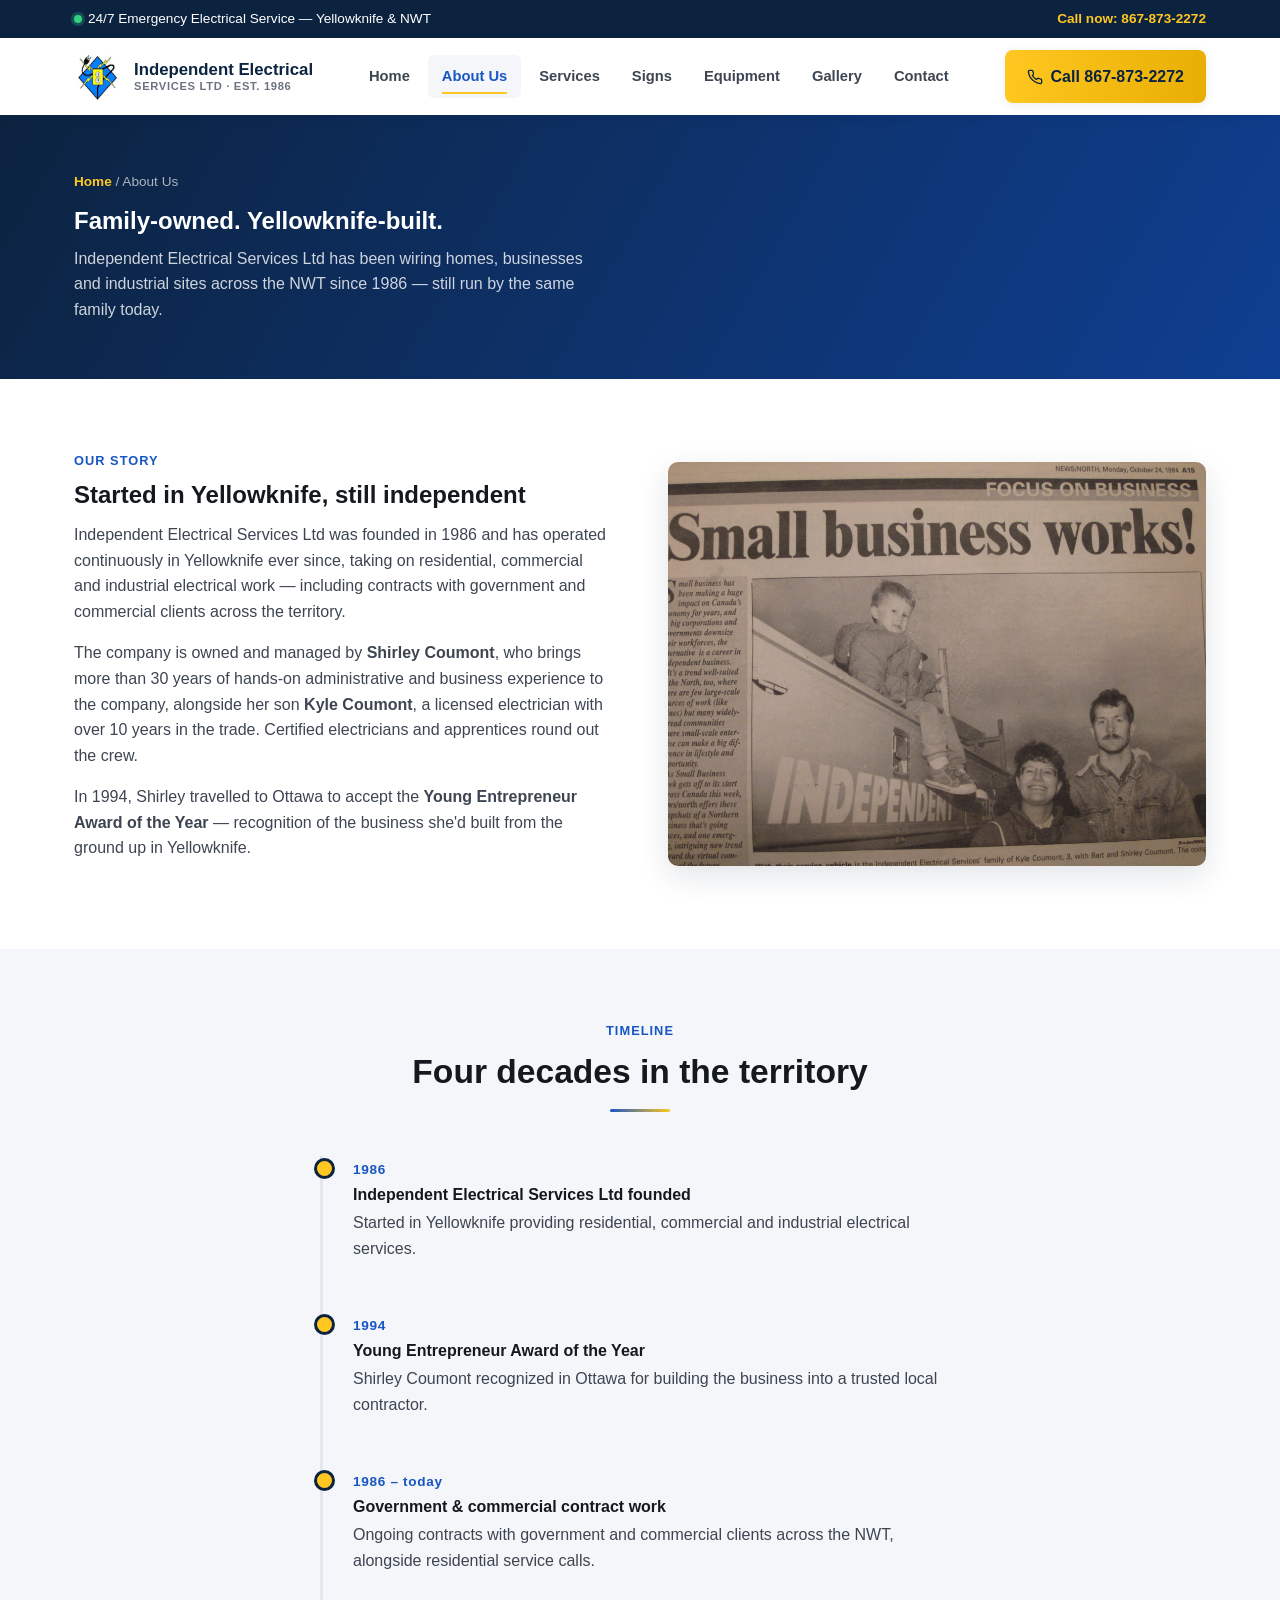
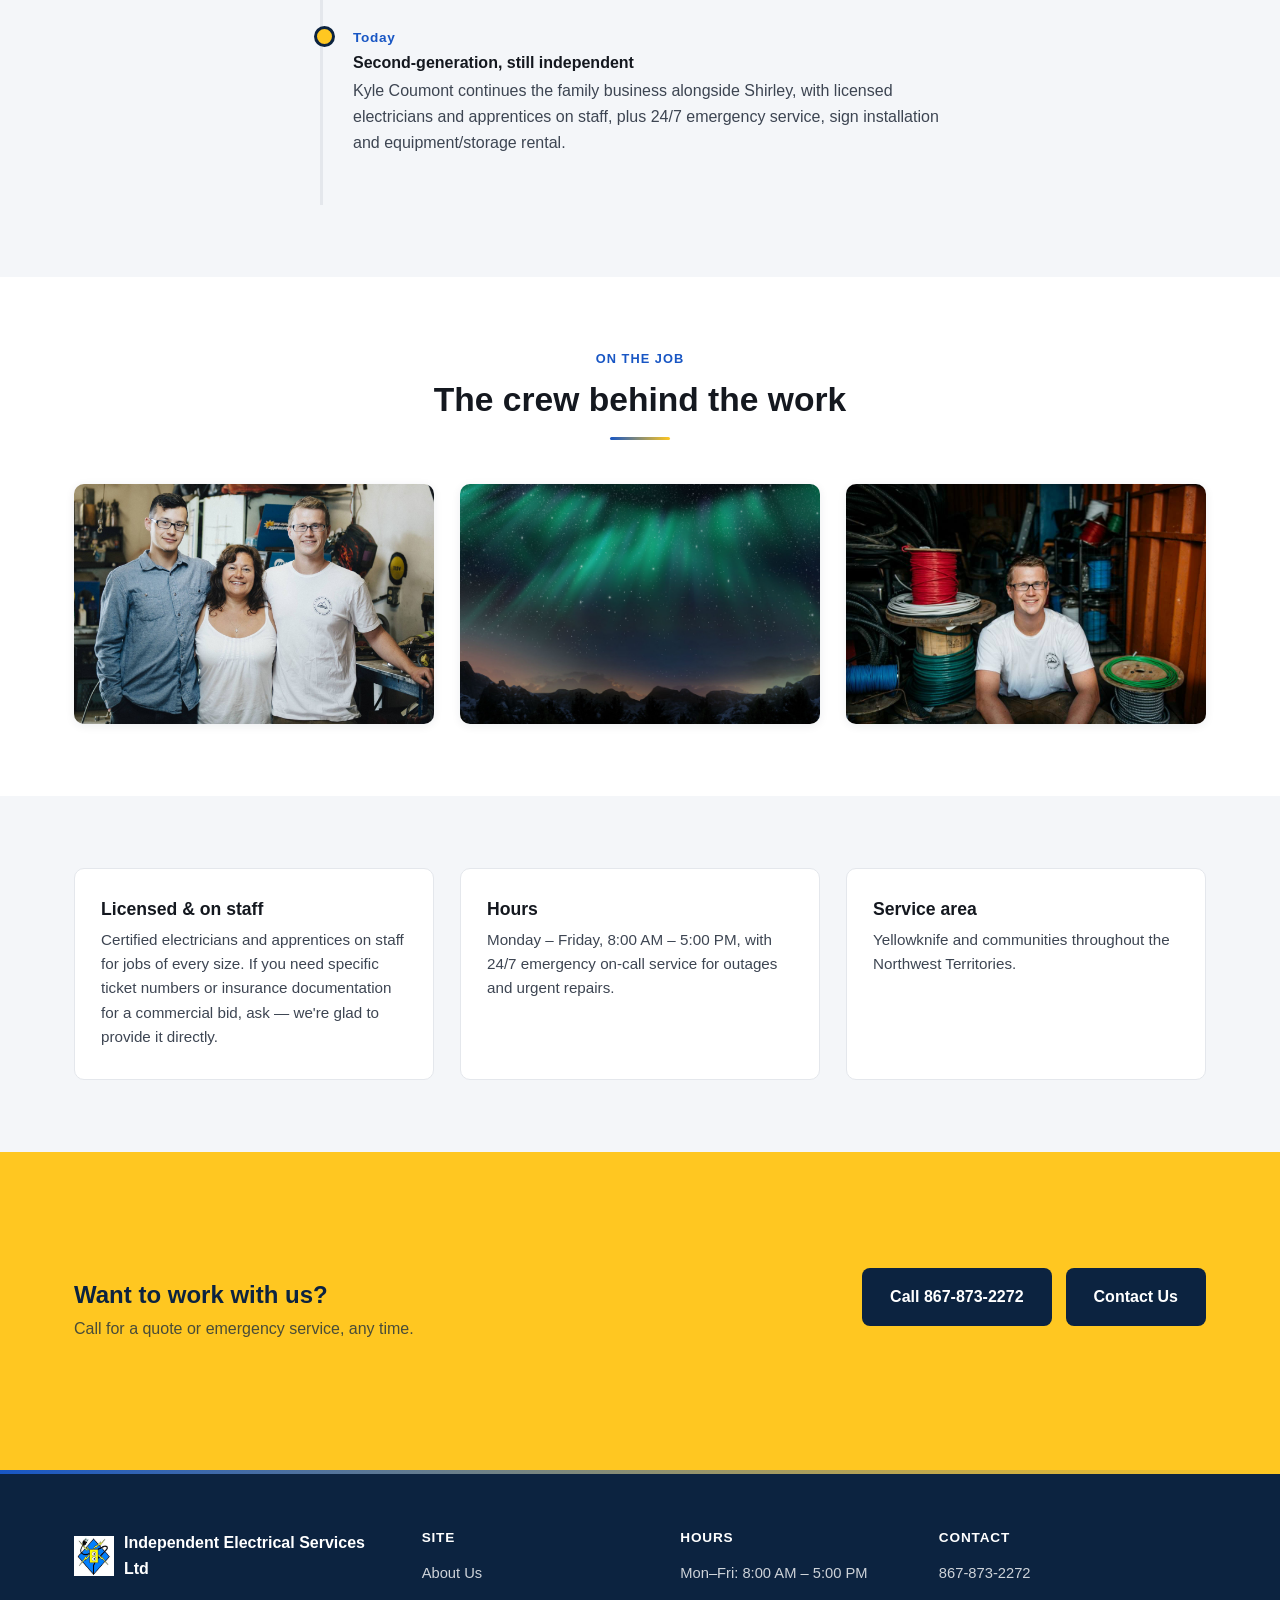
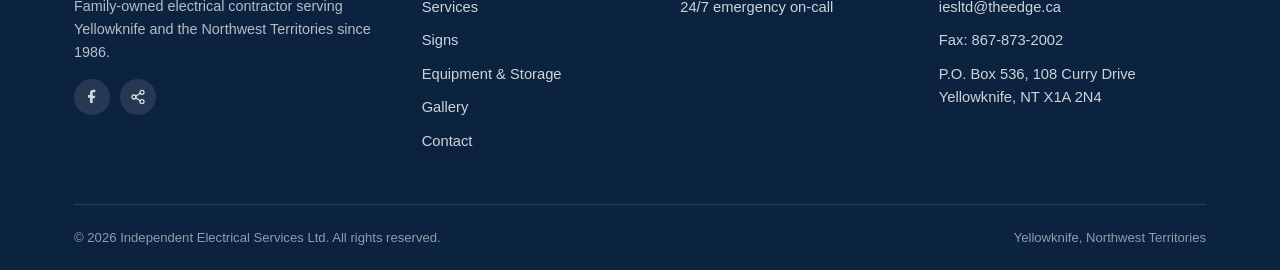
<file: about.html>
<!DOCTYPE html>
<html lang="en">
<head>
<meta charset="UTF-8" />
<meta name="viewport" content="width=device-width, initial-scale=1" />
<title>About Us | Family-Owned Electrical Contractor Since 1986 | Independent Electrical Services Ltd</title>
<meta name="description" content="Independent Electrical Services Ltd has served Yellowknife and the NWT since 1986. Family-owned and operated by Shirley and Kyle Coumont, licensed electricians and apprentices on staff." />
<link rel="canonical" href="https://www.iesnwt.ca/about.html" />
<meta property="og:type" content="website" />
<meta property="og:title" content="About Independent Electrical Services Ltd" />
<meta property="og:description" content="Family-owned electrical contractor serving Yellowknife and the NWT since 1986." />
<meta property="og:image" content="https://www.iesnwt.ca/images/team-hero.jpg" />
<meta property="og:url" content="https://www.iesnwt.ca/about.html" />
<link rel="icon" href="images/logo.jpg" type="image/jpeg" />
<link rel="stylesheet" href="css/style.css" />
</head>
<body>

<div class="top-strip">
  <div class="container">
    <span class="emergency"><span class="dot"></span> 24/7 Emergency Electrical Service &mdash; Yellowknife &amp; NWT</span>
    <a href="tel:+18678732272">Call now: 867-873-2272</a>
  </div>
</div>

<header class="site-header">
  <div class="container">
    <a href="index.html" class="brand">
      <img src="images/logo.jpg" alt="Independent Electrical Services Ltd logo" />
      <span class="brand-text">Independent Electrical<small>Services Ltd &middot; Est. 1986</small></span>
    </a>
    <nav class="main-nav" data-open="false" aria-label="Primary">
      <ul>
        <li><a href="index.html">Home</a></li>
        <li><a href="about.html" aria-current="page">About Us</a></li>
        <li><a href="services.html">Services</a></li>
        <li><a href="signs.html">Signs</a></li>
        <li><a href="equipment.html">Equipment</a></li>
        <li><a href="gallery.html">Gallery</a></li>
        <li><a href="contact.html">Contact</a></li>
      </ul>
    </nav>
    <div class="header-cta">
      <a href="tel:+18678732272" class="btn btn-primary" aria-label="Call 867-873-2272">
        <svg class="phone-icon" viewBox="0 0 24 24" fill="none" stroke="currentColor" stroke-width="2" stroke-linecap="round" stroke-linejoin="round" aria-hidden="true"><path d="M22 16.9v3a2 2 0 0 1-2.2 2 19.8 19.8 0 0 1-8.6-3.1 19.5 19.5 0 0 1-6-6A19.8 19.8 0 0 1 2.1 4.2 2 2 0 0 1 4.1 2h3a2 2 0 0 1 2 1.7c.1.9.3 1.8.6 2.7a2 2 0 0 1-.4 2.1L8.1 9.7a16 16 0 0 0 6 6l1.2-1.2a2 2 0 0 1 2.1-.4c.9.3 1.8.5 2.7.6a2 2 0 0 1 1.9 2Z"/></svg>
        <span class="label"><span class="long">Call</span> 867-873-2272</span>
      </a>
      <button class="nav-toggle" aria-expanded="false" aria-label="Toggle menu"><span></span></button>
    </div>
  </div>
</header>

<section class="page-hero">
  <div class="container">
    <div class="breadcrumb"><a href="index.html">Home</a> / About Us</div>
    <h1>Family-owned. Yellowknife-built.</h1>
    <p>Independent Electrical Services Ltd has been wiring homes, businesses and industrial sites across the NWT since 1986 &mdash; still run by the same family today.</p>
  </div>
</section>

<section>
  <div class="container">
    <div class="grid grid-2" style="align-items:center; gap:56px;">
      <div data-reveal="left">
        <span class="kicker">Our story</span>
        <h2>Started in Yellowknife, still independent</h2>
        <p>Independent Electrical Services Ltd was founded in 1986 and has operated continuously in Yellowknife ever since, taking on residential, commercial and industrial electrical work &mdash; including contracts with government and commercial clients across the territory.</p>
        <p>The company is owned and managed by <strong>Shirley Coumont</strong>, who brings more than 30 years of hands-on administrative and business experience to the company, alongside her son <strong>Kyle Coumont</strong>, a licensed electrician with over 10 years in the trade. Certified electricians and apprentices round out the crew.</p>
        <p>In 1994, Shirley travelled to Ottawa to accept the <strong>Young Entrepreneur Award of the Year</strong> &mdash; recognition of the business she'd built from the ground up in Yellowknife.</p>
      </div>
      <img data-reveal="right" src="images/about-newspaper.jpg" alt="Newspaper clipping covering Shirley Coumont's 1994 Young Entrepreneur Award of the Year" style="border-radius:10px; box-shadow:var(--shadow);" />
    </div>
  </div>
</section>

<section class="section-alt">
  <div class="container">
    <div class="section-head">
      <span class="kicker">Timeline</span>
      <h2>Four decades in the territory</h2>
    </div>
    <ul class="timeline" style="max-width:640px; margin:0 auto;">
      <li>
        <span class="year">1986</span>
        <h4>Independent Electrical Services Ltd founded</h4>
        <p>Started in Yellowknife providing residential, commercial and industrial electrical services.</p>
      </li>
      <li>
        <span class="year">1994</span>
        <h4>Young Entrepreneur Award of the Year</h4>
        <p>Shirley Coumont recognized in Ottawa for building the business into a trusted local contractor.</p>
      </li>
      <li>
        <span class="year">1986 &ndash; today</span>
        <h4>Government &amp; commercial contract work</h4>
        <p>Ongoing contracts with government and commercial clients across the NWT, alongside residential service calls.</p>
      </li>
      <li>
        <span class="year">Today</span>
        <h4>Second-generation, still independent</h4>
        <p>Kyle Coumont continues the family business alongside Shirley, with licensed electricians and apprentices on staff, plus 24/7 emergency service, sign installation and equipment/storage rental.</p>
      </li>
    </ul>
  </div>
</section>

<section>
  <div class="container">
    <div class="section-head">
      <span class="kicker">On the job</span>
      <h2>The crew behind the work</h2>
    </div>
    <div class="grid grid-3">
      <figure class="photo-card" style="margin:0;">
        <img src="images/about-1.jpg" alt="Independent Electrical Services team on site in Yellowknife" />
      </figure>
      <figure class="photo-card" style="margin:0;">
        <img src="images/about-2.jpg" alt="Independent Electrical Services crew at work" />
      </figure>
      <figure class="photo-card" style="margin:0;">
        <img src="images/team-2.jpg" alt="Independent Electrical Services Ltd team portrait" />
      </figure>
    </div>
  </div>
</section>

<section class="section-alt">
  <div class="container">
    <div class="grid grid-3">
      <div class="card">
        <h3>Licensed &amp; on staff</h3>
        <p>Certified electricians and apprentices on staff for jobs of every size. If you need specific ticket numbers or insurance documentation for a commercial bid, ask &mdash; we're glad to provide it directly.</p>
      </div>
      <div class="card">
        <h3>Hours</h3>
        <p>Monday &ndash; Friday, 8:00 AM &ndash; 5:00 PM, with 24/7 emergency on-call service for outages and urgent repairs.</p>
      </div>
      <div class="card">
        <h3>Service area</h3>
        <p>Yellowknife and communities throughout the Northwest Territories.</p>
      </div>
    </div>
  </div>
</section>

<section class="cta-band">
  <div class="container">
    <div>
      <h2>Want to work with us?</h2>
      <p>Call for a quote or emergency service, any time.</p>
    </div>
    <div class="hero-actions">
      <a href="tel:+18678732272" class="btn btn-dark">Call 867-873-2272</a>
      <a href="contact.html" class="btn" style="background:var(--navy); color:var(--white);">Contact Us</a>
    </div>
  </div>
</section>

<footer class="site-footer">
  <div class="container">
    <div class="footer-grid">
      <div>
        <div class="footer-brand">
          <img src="images/logo.jpg" alt="Independent Electrical Services Ltd logo" />
          <span>Independent Electrical Services Ltd</span>
        </div>
        <p style="color:rgba(255,255,255,0.7); font-size:0.9rem;">Family-owned electrical contractor serving Yellowknife and the Northwest Territories since 1986.</p>
        <div class="social-row">
          <a href="https://www.facebook.com/iesltdyellowknife/" target="_blank" rel="noopener" aria-label="Facebook">
            <svg viewBox="0 0 24 24" fill="currentColor"><path d="M13 22v-8h3l1-4h-4V7c0-1 .3-2 2-2h2V1.2C16.6 1 15.4 1 14 1c-3 0-5 1.8-5 5v3H6v4h3v8h4Z"/></svg>
          </a>
        </div>
      </div>
      <div>
        <h4>Site</h4>
        <ul>
          <li><a href="about.html">About Us</a></li>
          <li><a href="services.html">Services</a></li>
          <li><a href="signs.html">Signs</a></li>
          <li><a href="equipment.html">Equipment &amp; Storage</a></li>
          <li><a href="gallery.html">Gallery</a></li>
          <li><a href="contact.html">Contact</a></li>
        </ul>
      </div>
      <div>
        <h4>Hours</h4>
        <ul>
          <li>Mon&ndash;Fri: 8:00 AM &ndash; 5:00 PM</li>
          <li>24/7 emergency on-call</li>
        </ul>
      </div>
      <div>
        <h4>Contact</h4>
        <ul>
          <li><a href="tel:+18678732272">867-873-2272</a></li>
          <li><a href="mailto:iesltd@theedge.ca">iesltd@theedge.ca</a></li>
          <li>Fax: 867-873-2002</li>
          <li>P.O. Box 536, 108 Curry Drive<br />Yellowknife, NT X1A 2N4</li>
        </ul>
      </div>
    </div>
    <div class="footer-bottom">
      <span>&copy; <span data-year>2026</span> Independent Electrical Services Ltd. All rights reserved.</span>
      <span>Yellowknife, Northwest Territories</span>
    </div>
  </div>
</footer>

<div class="mobile-call-bar">
  <a href="tel:+18678732272">Call now &mdash; 867-873-2272</a>
</div>

<script src="js/main.js"></script>
</body>
</html>
</file>
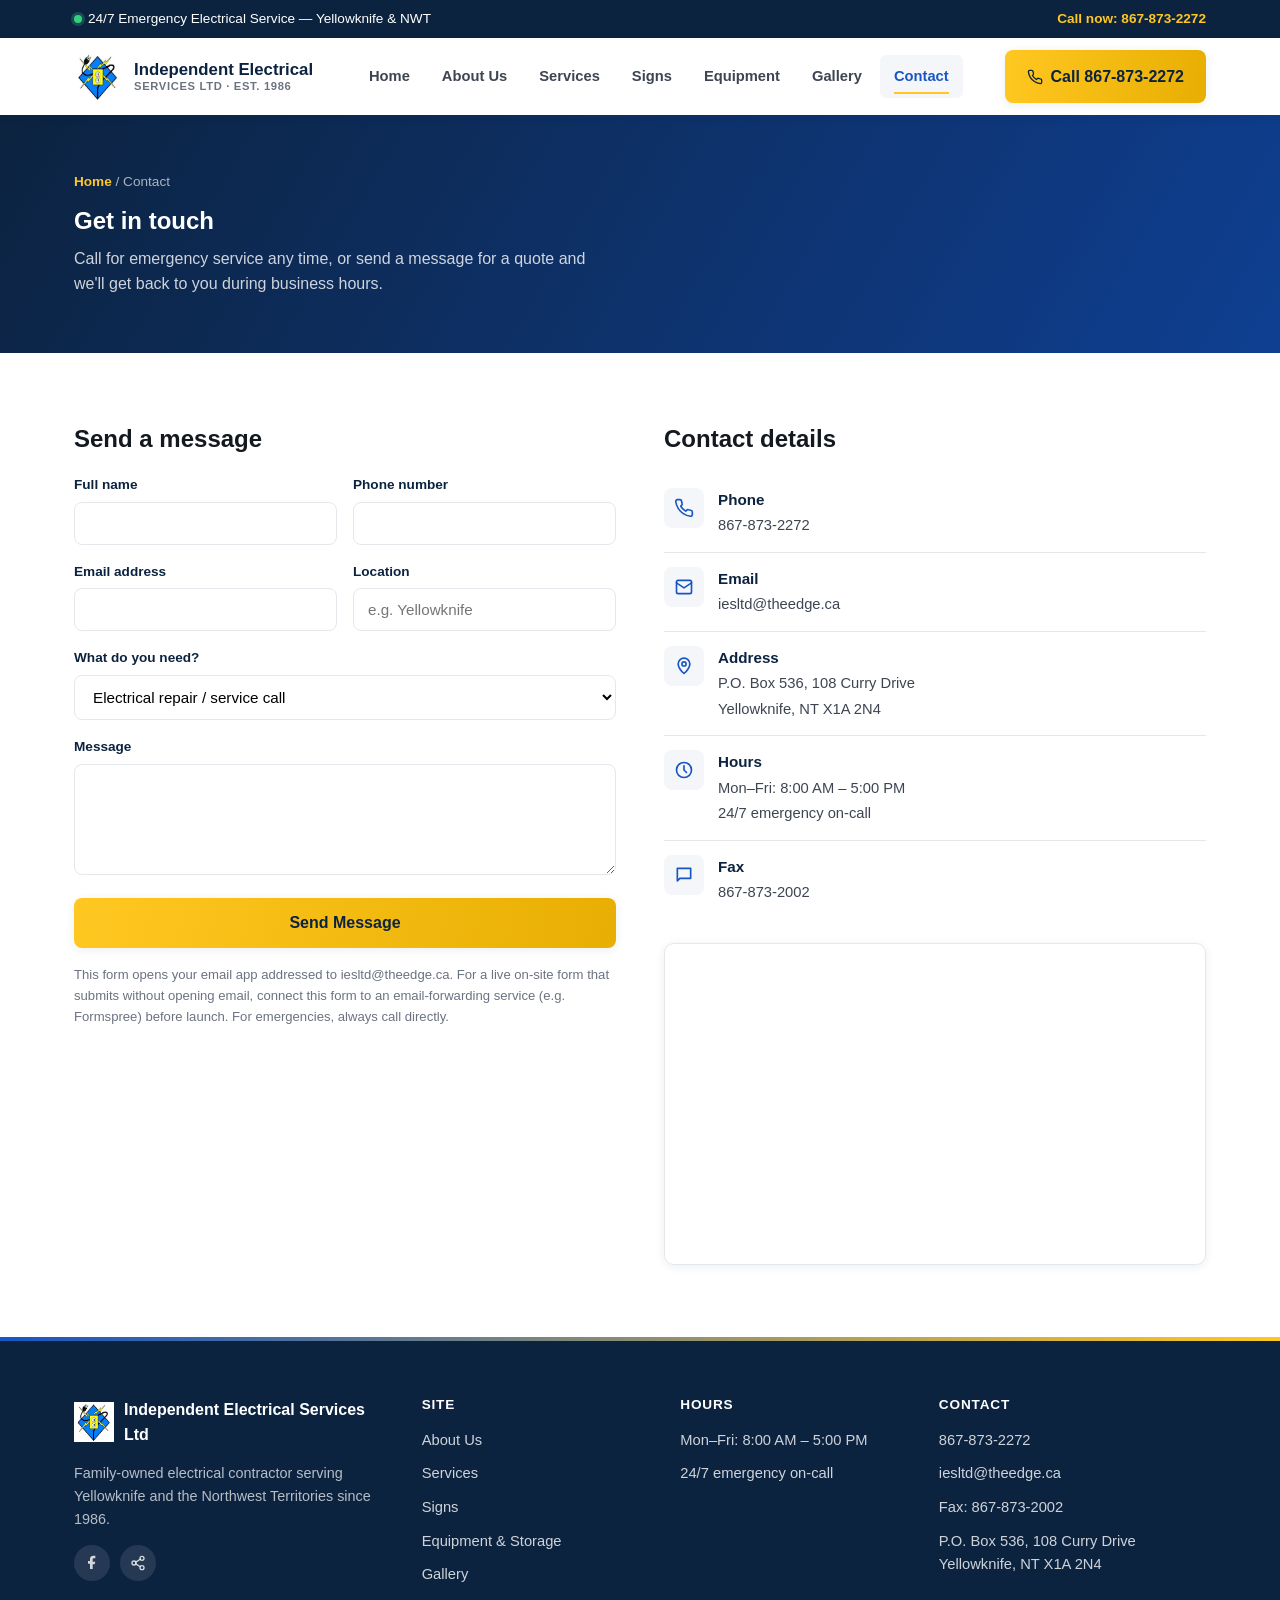
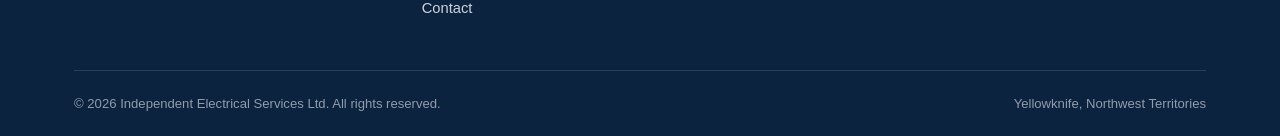
<file: contact.html>
<!DOCTYPE html>
<html lang="en">
<head>
<meta charset="UTF-8" />
<meta name="viewport" content="width=device-width, initial-scale=1" />
<title>Contact Us | Independent Electrical Services Ltd, Yellowknife NT</title>
<meta name="description" content="Contact Independent Electrical Services Ltd in Yellowknife, NT. Call 867-873-2272, email iesltd@theedge.ca, or visit 108 Curry Drive. 24/7 emergency service available." />
<link rel="canonical" href="https://www.iesnwt.ca/contact.html" />
<meta property="og:type" content="website" />
<meta property="og:title" content="Contact Independent Electrical Services Ltd" />
<meta property="og:description" content="Call 867-873-2272 or visit 108 Curry Drive, Yellowknife, NT. 24/7 emergency service available." />
<meta property="og:image" content="https://www.iesnwt.ca/images/team-hero.jpg" />
<meta property="og:url" content="https://www.iesnwt.ca/contact.html" />
<link rel="icon" href="images/logo.jpg" type="image/jpeg" />
<link rel="stylesheet" href="css/style.css" />
</head>
<body>

<div class="top-strip">
  <div class="container">
    <span class="emergency"><span class="dot"></span> 24/7 Emergency Electrical Service &mdash; Yellowknife &amp; NWT</span>
    <a href="tel:+18678732272">Call now: 867-873-2272</a>
  </div>
</div>

<header class="site-header">
  <div class="container">
    <a href="index.html" class="brand">
      <img src="images/logo.jpg" alt="Independent Electrical Services Ltd logo" />
      <span class="brand-text">Independent Electrical<small>Services Ltd &middot; Est. 1986</small></span>
    </a>
    <nav class="main-nav" data-open="false" aria-label="Primary">
      <ul>
        <li><a href="index.html">Home</a></li>
        <li><a href="about.html">About Us</a></li>
        <li><a href="services.html">Services</a></li>
        <li><a href="signs.html">Signs</a></li>
        <li><a href="equipment.html">Equipment</a></li>
        <li><a href="gallery.html">Gallery</a></li>
        <li><a href="contact.html" aria-current="page">Contact</a></li>
      </ul>
    </nav>
    <div class="header-cta">
      <a href="tel:+18678732272" class="btn btn-primary" aria-label="Call 867-873-2272">
        <svg class="phone-icon" viewBox="0 0 24 24" fill="none" stroke="currentColor" stroke-width="2" stroke-linecap="round" stroke-linejoin="round" aria-hidden="true"><path d="M22 16.9v3a2 2 0 0 1-2.2 2 19.8 19.8 0 0 1-8.6-3.1 19.5 19.5 0 0 1-6-6A19.8 19.8 0 0 1 2.1 4.2 2 2 0 0 1 4.1 2h3a2 2 0 0 1 2 1.7c.1.9.3 1.8.6 2.7a2 2 0 0 1-.4 2.1L8.1 9.7a16 16 0 0 0 6 6l1.2-1.2a2 2 0 0 1 2.1-.4c.9.3 1.8.5 2.7.6a2 2 0 0 1 1.9 2Z"/></svg>
        <span class="label"><span class="long">Call</span> 867-873-2272</span>
      </a>
      <button class="nav-toggle" aria-expanded="false" aria-label="Toggle menu"><span></span></button>
    </div>
  </div>
</header>

<section class="page-hero">
  <div class="container">
    <div class="breadcrumb"><a href="index.html">Home</a> / Contact</div>
    <h1>Get in touch</h1>
    <p>Call for emergency service any time, or send a message for a quote and we'll get back to you during business hours.</p>
  </div>
</section>

<section>
  <div class="container">
    <div class="contact-grid">

      <div>
        <h2 style="margin-bottom:20px;">Send a message</h2>
        <form class="contact-form" action="mailto:iesltd@theedge.ca" method="post" enctype="text/plain">
          <div class="form-row">
            <div>
              <label for="name">Full name</label>
              <input type="text" id="name" name="name" required />
            </div>
            <div>
              <label for="phone">Phone number</label>
              <input type="tel" id="phone" name="phone" required />
            </div>
          </div>
          <div class="form-row">
            <div>
              <label for="email">Email address</label>
              <input type="email" id="email" name="email" required />
            </div>
            <div>
              <label for="location">Location</label>
              <input type="text" id="location" name="location" placeholder="e.g. Yellowknife" required />
            </div>
          </div>
          <div>
            <label for="service">What do you need?</label>
            <select id="service" name="service">
              <option>Electrical repair / service call</option>
              <option>Panel upgrade</option>
              <option>Generator installation</option>
              <option>Solar installation</option>
              <option>Sign installation</option>
              <option>Equipment / storage rental</option>
              <option>Other</option>
            </select>
          </div>
          <div>
            <label for="message">Message</label>
            <textarea id="message" name="message" rows="5" required></textarea>
          </div>
          <button type="submit" class="btn btn-primary btn-block">Send Message</button>
          <p class="form-success" hidden style="color:#1a8a4a; font-weight:700; margin:0;">Thanks &mdash; your message is ready to send from your email app. For anything urgent, please call 867-873-2272.</p>
          <p class="form-note">This form opens your email app addressed to iesltd@theedge.ca. For a live on-site form that submits without opening email, connect this form to an email-forwarding service (e.g. Formspree) before launch. For emergencies, always call directly.</p>
        </form>
      </div>

      <div>
        <h2 style="margin-bottom:20px;">Contact details</h2>
        <ul class="info-list">
          <li>
            <span class="icon"><svg viewBox="0 0 24 24" fill="none" stroke="currentColor" stroke-width="2" stroke-linecap="round" stroke-linejoin="round"><path d="M22 16.9v3a2 2 0 0 1-2.2 2 19.8 19.8 0 0 1-8.6-3.1 19.5 19.5 0 0 1-6-6A19.8 19.8 0 0 1 2.1 4.2 2 2 0 0 1 4.1 2h3a2 2 0 0 1 2 1.7c.1.9.3 1.8.6 2.7a2 2 0 0 1-.4 2.1L8.1 9.7a16 16 0 0 0 6 6l1.2-1.2a2 2 0 0 1 2.1-.4c.9.3 1.8.5 2.7.6a2 2 0 0 1 1.9 2Z"/></svg></span>
            <div><b>Phone</b><a href="tel:+18678732272">867-873-2272</a></div>
          </li>
          <li>
            <span class="icon"><svg viewBox="0 0 24 24" fill="none" stroke="currentColor" stroke-width="2" stroke-linecap="round" stroke-linejoin="round"><rect x="3" y="4" width="18" height="16" rx="2"/><path d="m3 7 9 6 9-6"/></svg></span>
            <div><b>Email</b><a href="mailto:iesltd@theedge.ca">iesltd@theedge.ca</a></div>
          </li>
          <li>
            <span class="icon"><svg viewBox="0 0 24 24" fill="none" stroke="currentColor" stroke-width="2" stroke-linecap="round" stroke-linejoin="round"><path d="M12 21s7-6.3 7-11.5a7 7 0 1 0-14 0C5 14.7 12 21 12 21Z"/><circle cx="12" cy="9.5" r="2.5"/></svg></span>
            <div><b>Address</b><span>P.O. Box 536, 108 Curry Drive<br />Yellowknife, NT X1A 2N4</span></div>
          </li>
          <li>
            <span class="icon"><svg viewBox="0 0 24 24" fill="none" stroke="currentColor" stroke-width="2" stroke-linecap="round" stroke-linejoin="round"><circle cx="12" cy="12" r="9"/><path d="M12 7v5l3 3"/></svg></span>
            <div><b>Hours</b><span>Mon&ndash;Fri: 8:00 AM &ndash; 5:00 PM<br />24/7 emergency on-call</span></div>
          </li>
          <li>
            <span class="icon"><svg viewBox="0 0 24 24" fill="none" stroke="currentColor" stroke-width="2" stroke-linecap="round" stroke-linejoin="round"><path d="M4 4h16v12H7l-3 3V4Z"/></svg></span>
            <div><b>Fax</b><span>867-873-2002</span></div>
          </li>
        </ul>

        <div class="map-embed" style="margin-top:24px;">
          <iframe
            title="Independent Electrical Services Ltd location map"
            src="https://maps.google.com/maps?q=108%20Curry%20Drive%2C%20Yellowknife%2C%20NT%20X1A%202N4&output=embed"
            loading="lazy"
            referrerpolicy="no-referrer-when-downgrade">
          </iframe>
        </div>
      </div>

    </div>
  </div>
</section>

<footer class="site-footer">
  <div class="container">
    <div class="footer-grid">
      <div>
        <div class="footer-brand">
          <img src="images/logo.jpg" alt="Independent Electrical Services Ltd logo" />
          <span>Independent Electrical Services Ltd</span>
        </div>
        <p style="color:rgba(255,255,255,0.7); font-size:0.9rem;">Family-owned electrical contractor serving Yellowknife and the Northwest Territories since 1986.</p>
        <div class="social-row">
          <a href="https://www.facebook.com/iesltdyellowknife/" target="_blank" rel="noopener" aria-label="Facebook">
            <svg viewBox="0 0 24 24" fill="currentColor"><path d="M13 22v-8h3l1-4h-4V7c0-1 .3-2 2-2h2V1.2C16.6 1 15.4 1 14 1c-3 0-5 1.8-5 5v3H6v4h3v8h4Z"/></svg>
          </a>
        </div>
      </div>
      <div>
        <h4>Site</h4>
        <ul>
          <li><a href="about.html">About Us</a></li>
          <li><a href="services.html">Services</a></li>
          <li><a href="signs.html">Signs</a></li>
          <li><a href="equipment.html">Equipment &amp; Storage</a></li>
          <li><a href="gallery.html">Gallery</a></li>
          <li><a href="contact.html">Contact</a></li>
        </ul>
      </div>
      <div>
        <h4>Hours</h4>
        <ul>
          <li>Mon&ndash;Fri: 8:00 AM &ndash; 5:00 PM</li>
          <li>24/7 emergency on-call</li>
        </ul>
      </div>
      <div>
        <h4>Contact</h4>
        <ul>
          <li><a href="tel:+18678732272">867-873-2272</a></li>
          <li><a href="mailto:iesltd@theedge.ca">iesltd@theedge.ca</a></li>
          <li>Fax: 867-873-2002</li>
          <li>P.O. Box 536, 108 Curry Drive<br />Yellowknife, NT X1A 2N4</li>
        </ul>
      </div>
    </div>
    <div class="footer-bottom">
      <span>&copy; <span data-year>2026</span> Independent Electrical Services Ltd. All rights reserved.</span>
      <span>Yellowknife, Northwest Territories</span>
    </div>
  </div>
</footer>

<div class="mobile-call-bar">
  <a href="tel:+18678732272">Call now &mdash; 867-873-2272</a>
</div>

<script src="js/main.js"></script>
</body>
</html>
</file>
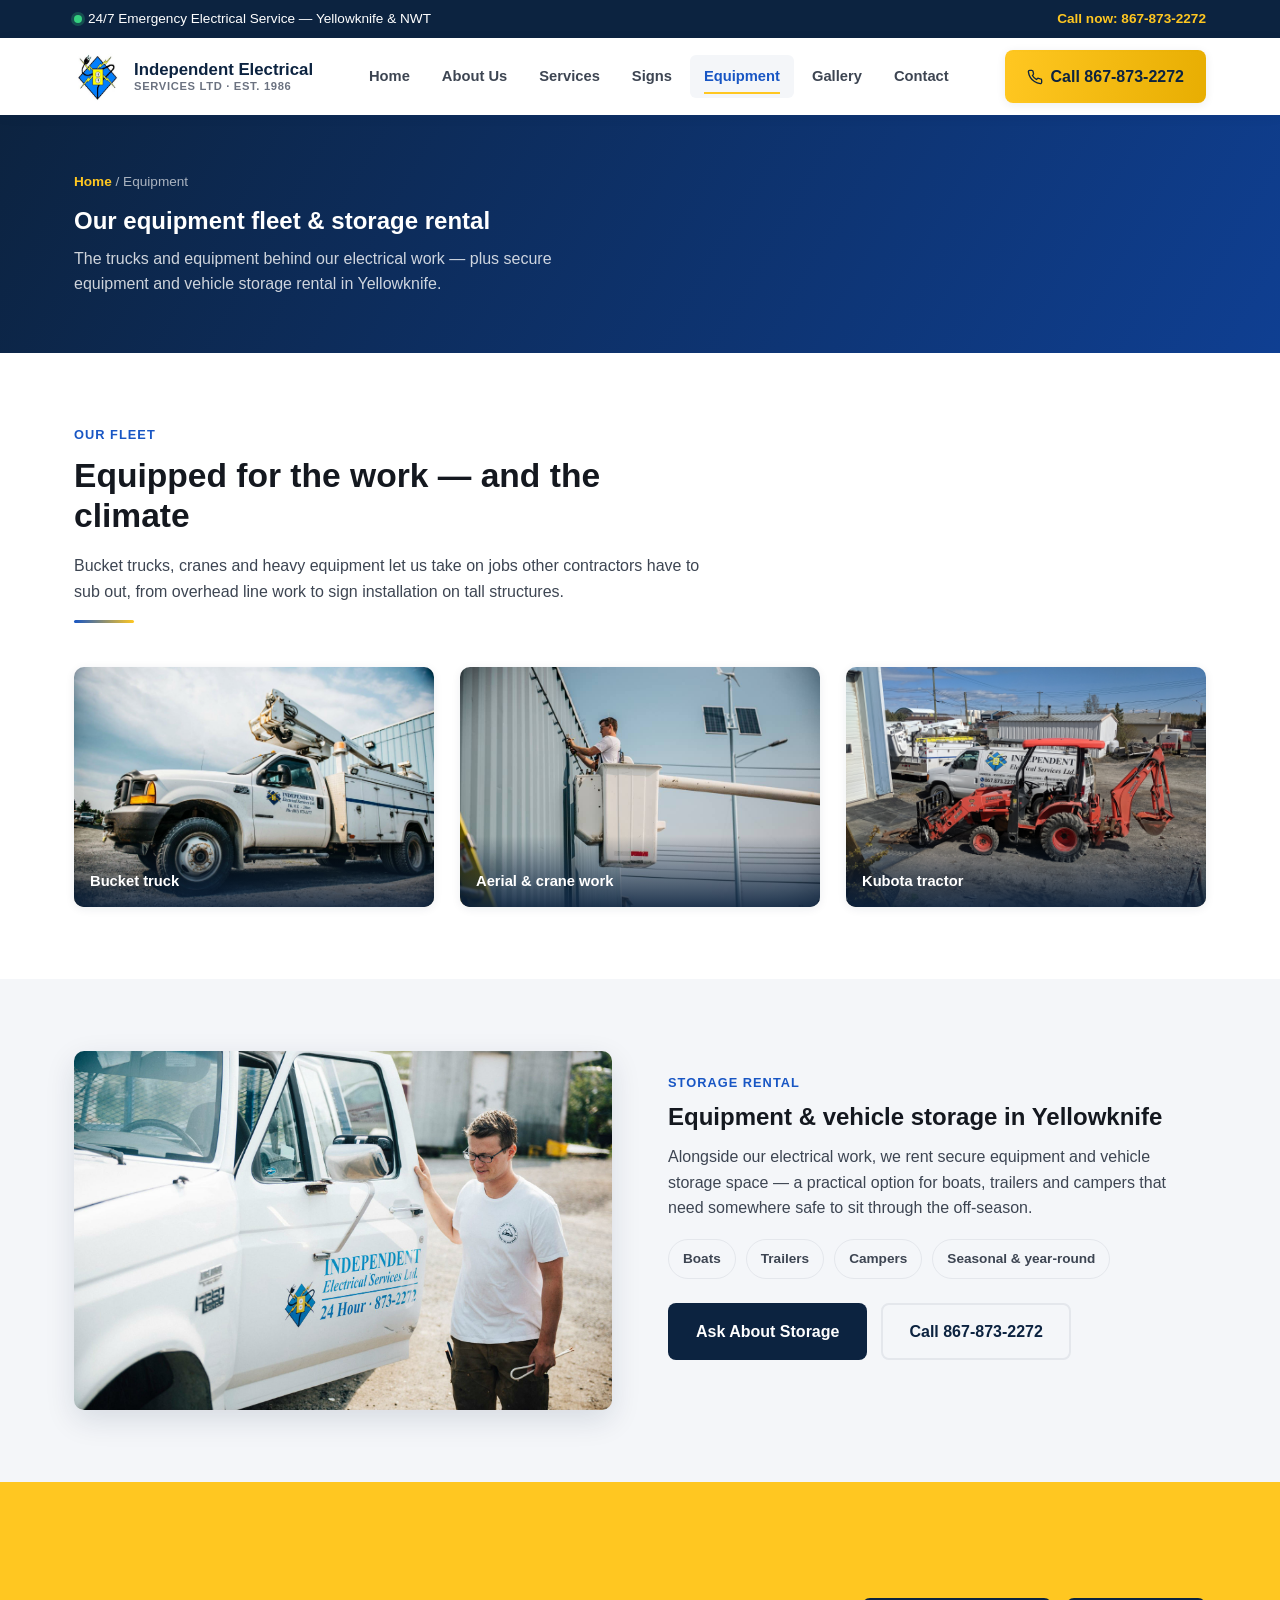
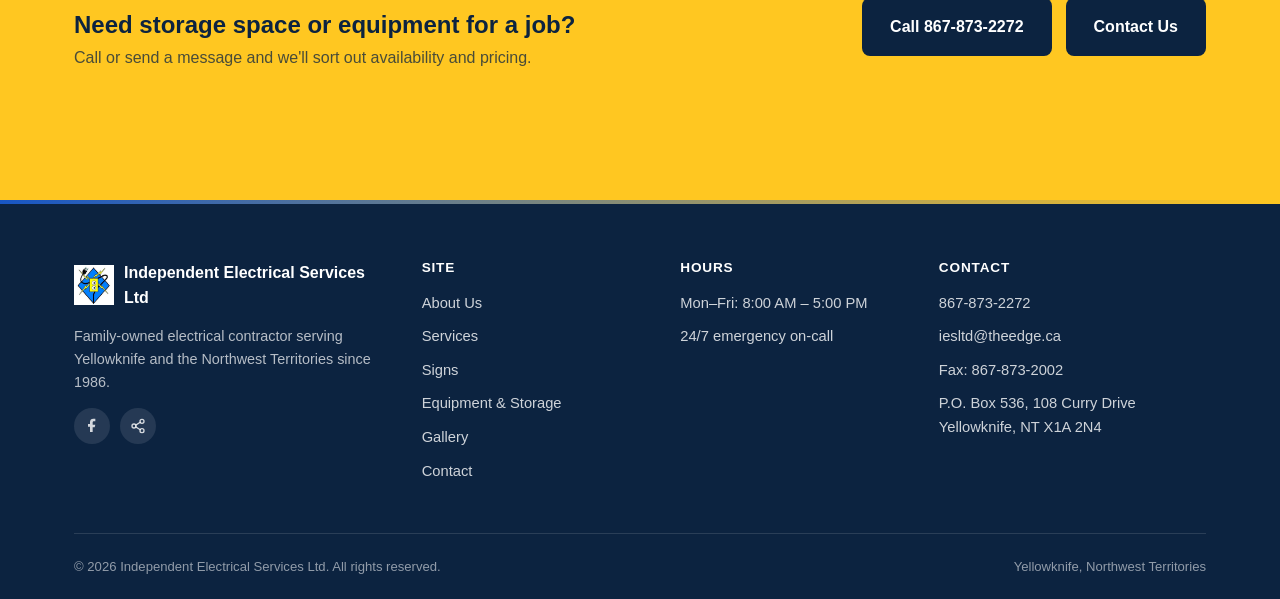
<file: equipment.html>
<!DOCTYPE html>
<html lang="en">
<head>
<meta charset="UTF-8" />
<meta name="viewport" content="width=device-width, initial-scale=1" />
<title>Equipment Fleet &amp; Storage Rental in Yellowknife | Independent Electrical Services Ltd</title>
<meta name="description" content="Independent Electrical Services Ltd runs its own bucket trucks and equipment for electrical jobs, and rents secure equipment/vehicle storage in Yellowknife for boats, trailers and campers." />
<link rel="canonical" href="https://www.iesnwt.ca/equipment.html" />
<meta property="og:type" content="website" />
<meta property="og:title" content="Equipment Fleet &amp; Storage Rental | Independent Electrical Services Ltd" />
<meta property="og:description" content="Bucket trucks, equipment fleet, and secure vehicle storage rental in Yellowknife, NT." />
<meta property="og:image" content="https://www.iesnwt.ca/images/equipment-truck.jpg" />
<meta property="og:url" content="https://www.iesnwt.ca/equipment.html" />
<link rel="icon" href="images/logo.jpg" type="image/jpeg" />
<link rel="stylesheet" href="css/style.css" />
</head>
<body>

<div class="top-strip">
  <div class="container">
    <span class="emergency"><span class="dot"></span> 24/7 Emergency Electrical Service &mdash; Yellowknife &amp; NWT</span>
    <a href="tel:+18678732272">Call now: 867-873-2272</a>
  </div>
</div>

<header class="site-header">
  <div class="container">
    <a href="index.html" class="brand">
      <img src="images/logo.jpg" alt="Independent Electrical Services Ltd logo" />
      <span class="brand-text">Independent Electrical<small>Services Ltd &middot; Est. 1986</small></span>
    </a>
    <nav class="main-nav" data-open="false" aria-label="Primary">
      <ul>
        <li><a href="index.html">Home</a></li>
        <li><a href="about.html">About Us</a></li>
        <li><a href="services.html">Services</a></li>
        <li><a href="signs.html">Signs</a></li>
        <li><a href="equipment.html" aria-current="page">Equipment</a></li>
        <li><a href="gallery.html">Gallery</a></li>
        <li><a href="contact.html">Contact</a></li>
      </ul>
    </nav>
    <div class="header-cta">
      <a href="tel:+18678732272" class="btn btn-primary" aria-label="Call 867-873-2272">
        <svg class="phone-icon" viewBox="0 0 24 24" fill="none" stroke="currentColor" stroke-width="2" stroke-linecap="round" stroke-linejoin="round" aria-hidden="true"><path d="M22 16.9v3a2 2 0 0 1-2.2 2 19.8 19.8 0 0 1-8.6-3.1 19.5 19.5 0 0 1-6-6A19.8 19.8 0 0 1 2.1 4.2 2 2 0 0 1 4.1 2h3a2 2 0 0 1 2 1.7c.1.9.3 1.8.6 2.7a2 2 0 0 1-.4 2.1L8.1 9.7a16 16 0 0 0 6 6l1.2-1.2a2 2 0 0 1 2.1-.4c.9.3 1.8.5 2.7.6a2 2 0 0 1 1.9 2Z"/></svg>
        <span class="label"><span class="long">Call</span> 867-873-2272</span>
      </a>
      <button class="nav-toggle" aria-expanded="false" aria-label="Toggle menu"><span></span></button>
    </div>
  </div>
</header>

<section class="page-hero">
  <div class="container">
    <div class="breadcrumb"><a href="index.html">Home</a> / Equipment</div>
    <h1>Our equipment fleet &amp; storage rental</h1>
    <p>The trucks and equipment behind our electrical work &mdash; plus secure equipment and vehicle storage rental in Yellowknife.</p>
  </div>
</section>

<section>
  <div class="container">
    <div class="section-head left">
      <span class="kicker">Our fleet</span>
      <h2>Equipped for the work &mdash; and the climate</h2>
      <p>Bucket trucks, cranes and heavy equipment let us take on jobs other contractors have to sub out, from overhead line work to sign installation on tall structures.</p>
    </div>
    <div class="grid grid-3">
      <figure class="photo-card" style="margin:0;">
        <img src="images/equipment-truck.jpg" alt="Independent Electrical Services bucket truck" />
        <figcaption>Bucket truck</figcaption>
      </figure>
      <figure class="photo-card" style="margin:0;">
        <img src="images/equipment-man-crane.jpg" alt="Independent Electrical Services electrician working from a crane" />
        <figcaption>Aerial &amp; crane work</figcaption>
      </figure>
      <figure class="photo-card" style="margin:0;">
        <img src="images/equipment-tractor.jpg" alt="Kubota tractor used by Independent Electrical Services" />
        <figcaption>Kubota tractor</figcaption>
      </figure>
    </div>
  </div>
</section>

<section class="section-alt">
  <div class="container">
    <div class="grid grid-2" style="align-items:center; gap:56px;">
      <img data-reveal="left" src="images/equipment-man-truck.jpg" alt="Independent Electrical Services technician with service truck" style="border-radius:10px; box-shadow:var(--shadow);" />
      <div data-reveal="right">
        <span class="kicker">Storage rental</span>
        <h2>Equipment &amp; vehicle storage in Yellowknife</h2>
        <p>Alongside our electrical work, we rent secure equipment and vehicle storage space &mdash; a practical option for boats, trailers and campers that need somewhere safe to sit through the off-season.</p>
        <div class="tag-row">
          <span class="tag">Boats</span>
          <span class="tag">Trailers</span>
          <span class="tag">Campers</span>
          <span class="tag">Seasonal &amp; year-round</span>
        </div>
        <div class="hero-actions" style="margin-top:24px;">
          <a href="contact.html" class="btn btn-dark">Ask About Storage</a>
          <a href="tel:+18678732272" class="btn btn-outline" style="border-color: var(--gray-200); color: var(--navy);">Call 867-873-2272</a>
        </div>
      </div>
    </div>
  </div>
</section>

<section class="cta-band">
  <div class="container">
    <div>
      <h2>Need storage space or equipment for a job?</h2>
      <p>Call or send a message and we'll sort out availability and pricing.</p>
    </div>
    <div class="hero-actions">
      <a href="tel:+18678732272" class="btn btn-dark">Call 867-873-2272</a>
      <a href="contact.html" class="btn" style="background:var(--navy); color:var(--white);">Contact Us</a>
    </div>
  </div>
</section>

<footer class="site-footer">
  <div class="container">
    <div class="footer-grid">
      <div>
        <div class="footer-brand">
          <img src="images/logo.jpg" alt="Independent Electrical Services Ltd logo" />
          <span>Independent Electrical Services Ltd</span>
        </div>
        <p style="color:rgba(255,255,255,0.7); font-size:0.9rem;">Family-owned electrical contractor serving Yellowknife and the Northwest Territories since 1986.</p>
        <div class="social-row">
          <a href="https://www.facebook.com/iesltdyellowknife/" target="_blank" rel="noopener" aria-label="Facebook">
            <svg viewBox="0 0 24 24" fill="currentColor"><path d="M13 22v-8h3l1-4h-4V7c0-1 .3-2 2-2h2V1.2C16.6 1 15.4 1 14 1c-3 0-5 1.8-5 5v3H6v4h3v8h4Z"/></svg>
          </a>
        </div>
      </div>
      <div>
        <h4>Site</h4>
        <ul>
          <li><a href="about.html">About Us</a></li>
          <li><a href="services.html">Services</a></li>
          <li><a href="signs.html">Signs</a></li>
          <li><a href="equipment.html">Equipment &amp; Storage</a></li>
          <li><a href="gallery.html">Gallery</a></li>
          <li><a href="contact.html">Contact</a></li>
        </ul>
      </div>
      <div>
        <h4>Hours</h4>
        <ul>
          <li>Mon&ndash;Fri: 8:00 AM &ndash; 5:00 PM</li>
          <li>24/7 emergency on-call</li>
        </ul>
      </div>
      <div>
        <h4>Contact</h4>
        <ul>
          <li><a href="tel:+18678732272">867-873-2272</a></li>
          <li><a href="mailto:iesltd@theedge.ca">iesltd@theedge.ca</a></li>
          <li>Fax: 867-873-2002</li>
          <li>P.O. Box 536, 108 Curry Drive<br />Yellowknife, NT X1A 2N4</li>
        </ul>
      </div>
    </div>
    <div class="footer-bottom">
      <span>&copy; <span data-year>2026</span> Independent Electrical Services Ltd. All rights reserved.</span>
      <span>Yellowknife, Northwest Territories</span>
    </div>
  </div>
</footer>

<div class="mobile-call-bar">
  <a href="tel:+18678732272">Call now &mdash; 867-873-2272</a>
</div>

<script src="js/main.js"></script>
</body>
</html>
</file>
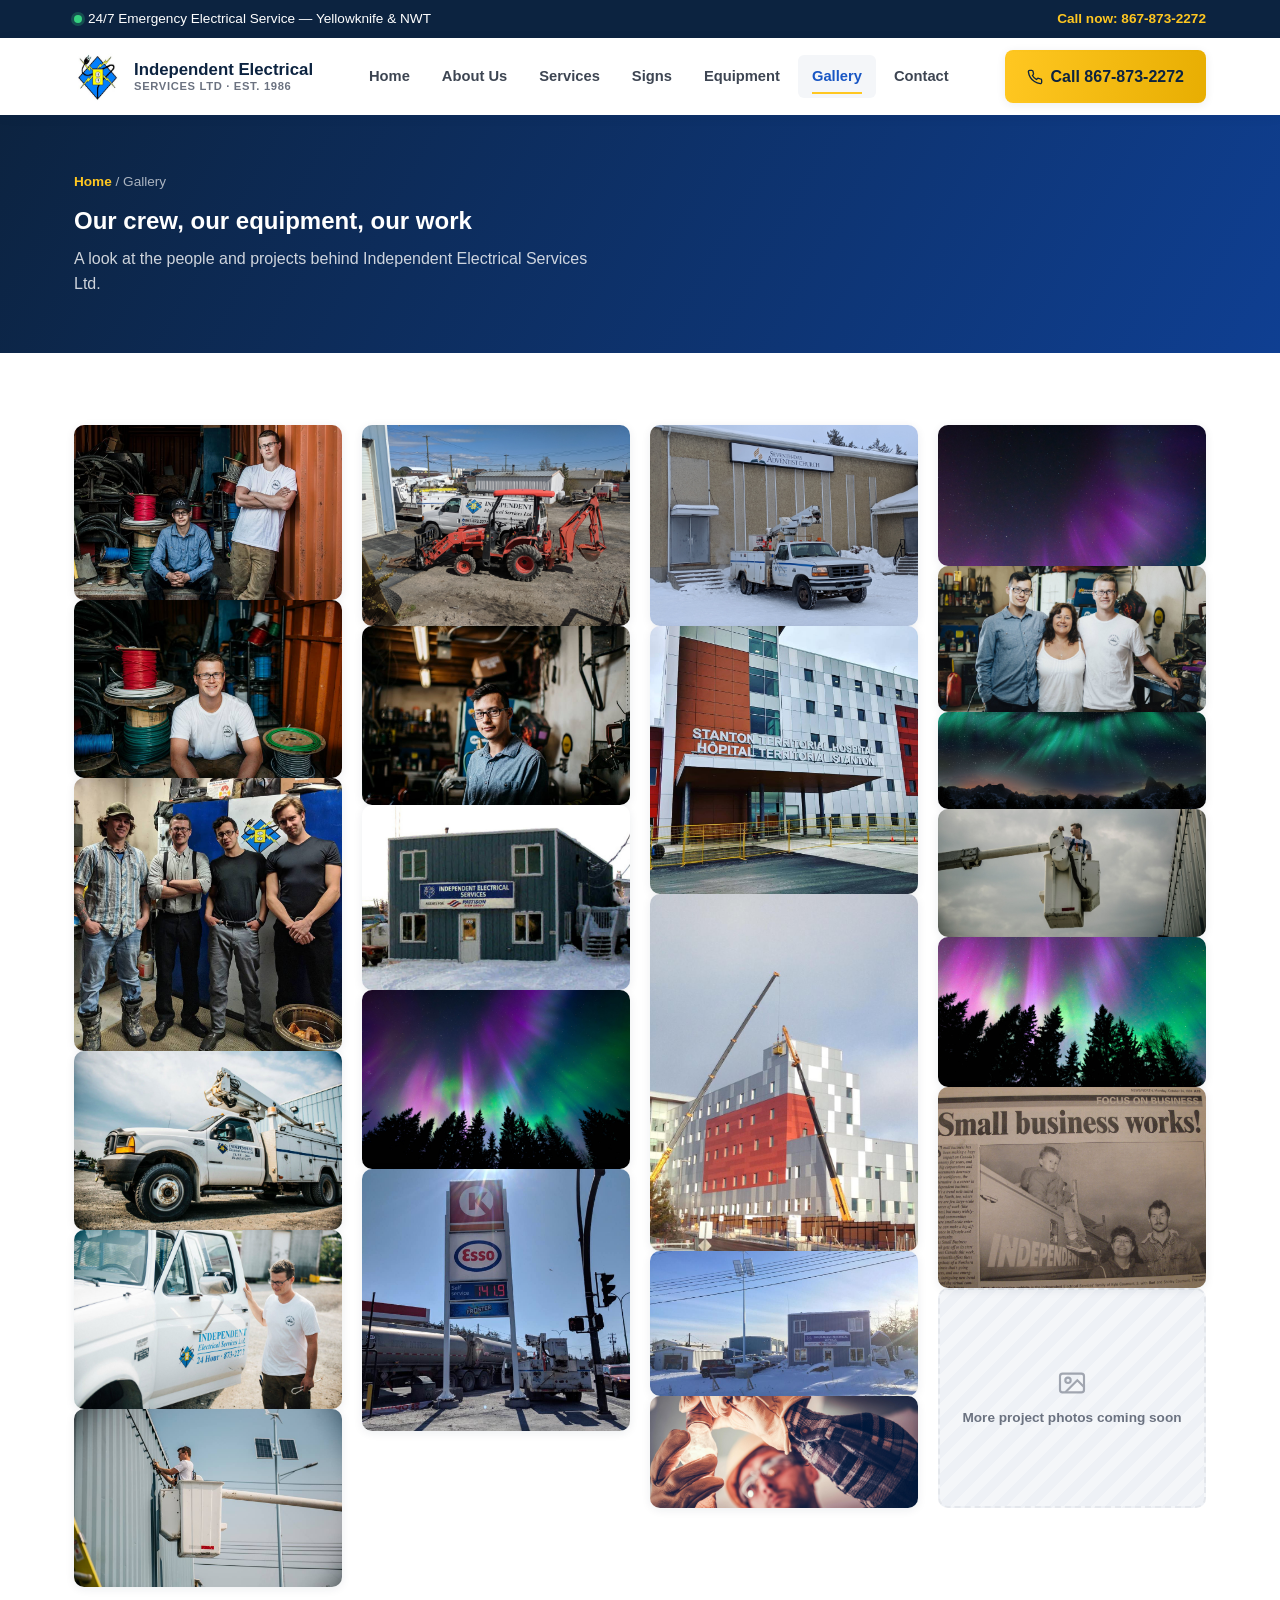
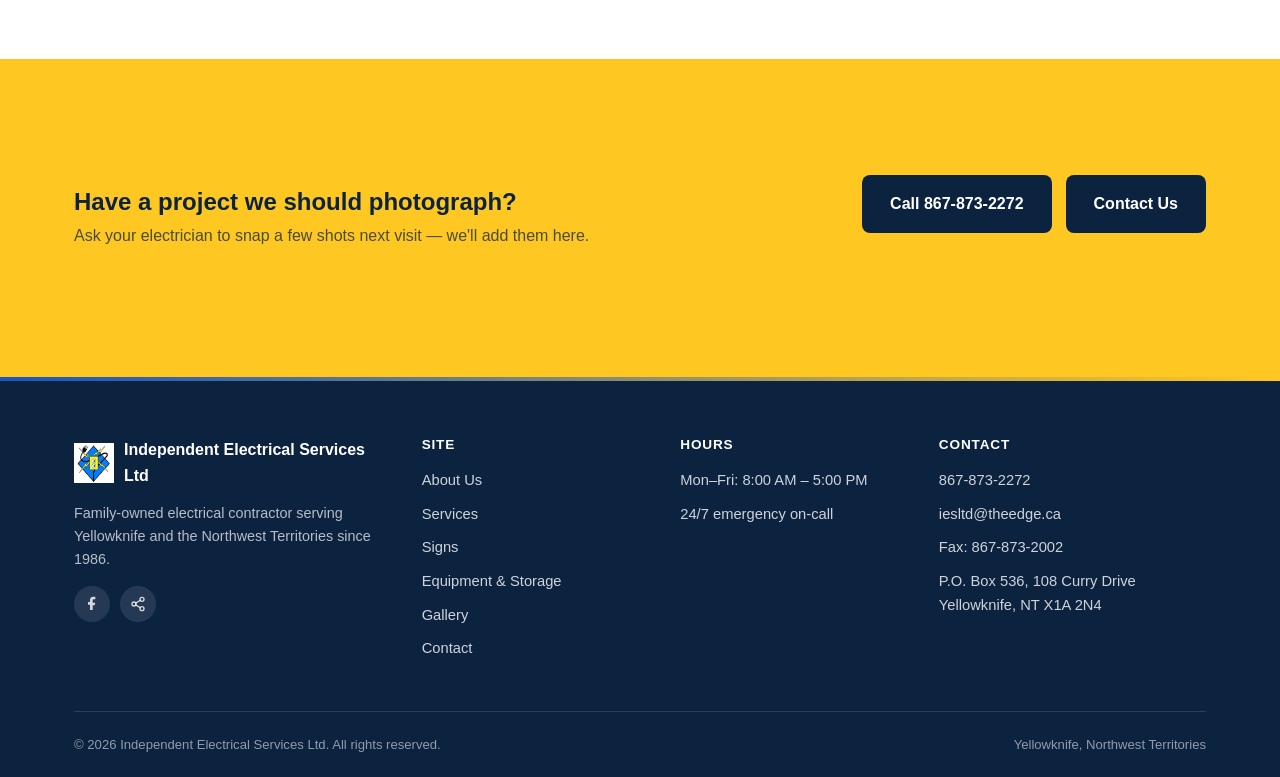
<file: gallery.html>
<!DOCTYPE html>
<html lang="en">
<head>
<meta charset="UTF-8" />
<meta name="viewport" content="width=device-width, initial-scale=1" />
<title>Project Gallery | Independent Electrical Services Ltd, Yellowknife</title>
<meta name="description" content="Photos of Independent Electrical Services Ltd's crew, equipment and completed electrical and sign projects across Yellowknife and the NWT." />
<link rel="canonical" href="https://www.iesnwt.ca/gallery.html" />
<meta property="og:type" content="website" />
<meta property="og:title" content="Project Gallery | Independent Electrical Services Ltd" />
<meta property="og:description" content="Photos of our crew, equipment and completed projects across Yellowknife and the NWT." />
<meta property="og:image" content="https://www.iesnwt.ca/images/team-hero.jpg" />
<meta property="og:url" content="https://www.iesnwt.ca/gallery.html" />
<link rel="icon" href="images/logo.jpg" type="image/jpeg" />
<link rel="stylesheet" href="css/style.css" />
</head>
<body>

<div class="top-strip">
  <div class="container">
    <span class="emergency"><span class="dot"></span> 24/7 Emergency Electrical Service &mdash; Yellowknife &amp; NWT</span>
    <a href="tel:+18678732272">Call now: 867-873-2272</a>
  </div>
</div>

<header class="site-header">
  <div class="container">
    <a href="index.html" class="brand">
      <img src="images/logo.jpg" alt="Independent Electrical Services Ltd logo" />
      <span class="brand-text">Independent Electrical<small>Services Ltd &middot; Est. 1986</small></span>
    </a>
    <nav class="main-nav" data-open="false" aria-label="Primary">
      <ul>
        <li><a href="index.html">Home</a></li>
        <li><a href="about.html">About Us</a></li>
        <li><a href="services.html">Services</a></li>
        <li><a href="signs.html">Signs</a></li>
        <li><a href="equipment.html">Equipment</a></li>
        <li><a href="gallery.html" aria-current="page">Gallery</a></li>
        <li><a href="contact.html">Contact</a></li>
      </ul>
    </nav>
    <div class="header-cta">
      <a href="tel:+18678732272" class="btn btn-primary" aria-label="Call 867-873-2272">
        <svg class="phone-icon" viewBox="0 0 24 24" fill="none" stroke="currentColor" stroke-width="2" stroke-linecap="round" stroke-linejoin="round" aria-hidden="true"><path d="M22 16.9v3a2 2 0 0 1-2.2 2 19.8 19.8 0 0 1-8.6-3.1 19.5 19.5 0 0 1-6-6A19.8 19.8 0 0 1 2.1 4.2 2 2 0 0 1 4.1 2h3a2 2 0 0 1 2 1.7c.1.9.3 1.8.6 2.7a2 2 0 0 1-.4 2.1L8.1 9.7a16 16 0 0 0 6 6l1.2-1.2a2 2 0 0 1 2.1-.4c.9.3 1.8.5 2.7.6a2 2 0 0 1 1.9 2Z"/></svg>
        <span class="label"><span class="long">Call</span> 867-873-2272</span>
      </a>
      <button class="nav-toggle" aria-expanded="false" aria-label="Toggle menu"><span></span></button>
    </div>
  </div>
</header>

<section class="page-hero">
  <div class="container">
    <div class="breadcrumb"><a href="index.html">Home</a> / Gallery</div>
    <h1>Our crew, our equipment, our work</h1>
    <p>A look at the people and projects behind Independent Electrical Services Ltd.</p>
  </div>
</section>

<section>
  <div class="container">
    <div class="gallery-masonry">
      <figure class="photo-card" style="margin:0;"><img src="images/team-hero.jpg" alt="Independent Electrical Services Ltd crew portrait" /></figure>
      <figure class="photo-card" style="margin:0;"><img src="images/team-2.jpg" alt="Independent Electrical Services Ltd team" /></figure>
      <figure class="photo-card" style="margin:0;"><img src="images/team-3.jpg" alt="Independent Electrical Services Ltd team members" /></figure>
      <figure class="photo-card" style="margin:0;"><img src="images/equipment-truck.jpg" alt="Bucket truck used by Independent Electrical Services" /></figure>

      <figure class="photo-card" style="margin:0;"><img src="images/equipment-man-truck.jpg" alt="Technician with service truck" /></figure>
      <figure class="photo-card" style="margin:0;"><img src="images/equipment-man-crane.jpg" alt="Electrician working from a crane" /></figure>
      <figure class="photo-card" style="margin:0;"><img src="images/equipment-tractor.jpg" alt="Kubota tractor" /></figure>
      <figure class="photo-card" style="margin:0;"><img src="images/gallery-electrical.jpg" alt="Electrical services project" /></figure>

      <figure class="photo-card" style="margin:0;"><img src="images/gallery-building.jpg" alt="Commercial building electrical project" /></figure>
      <figure class="photo-card" style="margin:0;"><img src="images/gallery-misc.jpg" alt="Independent Electrical Services project" /></figure>
      <figure class="photo-card" style="margin:0;"><img src="images/signs-circlek.jpg" alt="Circle K sign installation" /></figure>
      <figure class="photo-card" style="margin:0;"><img src="images/signs-church.jpg" alt="Seventh Day Adventist Church sign" /></figure>

      <figure class="photo-card" style="margin:0;"><img src="images/signs-commercial.jpg" alt="Commercial sign installation" /></figure>
      <figure class="photo-card" style="margin:0;"><img src="images/signs-building.jpg" alt="Signage on commercial building" /></figure>
      <figure class="photo-card" style="margin:0;"><img src="images/services-building.jpg" alt="Building electrical work" /></figure>
      <figure class="photo-card" style="margin:0;"><img src="images/services-1.jpg" alt="Electrical services project" /></figure>

      <figure class="photo-card" style="margin:0;"><img src="images/services-2.jpg" alt="Electrical services project" /></figure>
      <figure class="photo-card" style="margin:0;"><img src="images/about-1.jpg" alt="Independent Electrical Services crew on site" /></figure>
      <figure class="photo-card" style="margin:0;"><img src="images/about-2.jpg" alt="Independent Electrical Services crew at work" /></figure>
      <figure class="photo-card" style="margin:0;"><img src="images/equipment-1.jpg" alt="Equipment used by Independent Electrical Services" /></figure>

      <figure class="photo-card" style="margin:0;"><img src="images/equipment-2.jpg" alt="Equipment used by Independent Electrical Services" /></figure>
      <figure class="photo-card" style="margin:0;"><img src="images/about-newspaper.jpg" alt="1994 Young Entrepreneur Award newspaper clipping" /></figure>

      <figure class="photo-placeholder" style="margin:0;">
        <svg viewBox="0 0 24 24" fill="none" stroke="currentColor" stroke-width="1.6"><rect x="3" y="5" width="18" height="14" rx="2"/><circle cx="9" cy="10" r="2"/><path d="m21 15-5-5-9 9"/></svg>
        More project photos coming soon
      </figure>
    </div>
  </div>
</section>

<section class="cta-band">
  <div class="container">
    <div>
      <h2>Have a project we should photograph?</h2>
      <p>Ask your electrician to snap a few shots next visit &mdash; we'll add them here.</p>
    </div>
    <div class="hero-actions">
      <a href="tel:+18678732272" class="btn btn-dark">Call 867-873-2272</a>
      <a href="contact.html" class="btn" style="background:var(--navy); color:var(--white);">Contact Us</a>
    </div>
  </div>
</section>

<footer class="site-footer">
  <div class="container">
    <div class="footer-grid">
      <div>
        <div class="footer-brand">
          <img src="images/logo.jpg" alt="Independent Electrical Services Ltd logo" />
          <span>Independent Electrical Services Ltd</span>
        </div>
        <p style="color:rgba(255,255,255,0.7); font-size:0.9rem;">Family-owned electrical contractor serving Yellowknife and the Northwest Territories since 1986.</p>
        <div class="social-row">
          <a href="https://www.facebook.com/iesltdyellowknife/" target="_blank" rel="noopener" aria-label="Facebook">
            <svg viewBox="0 0 24 24" fill="currentColor"><path d="M13 22v-8h3l1-4h-4V7c0-1 .3-2 2-2h2V1.2C16.6 1 15.4 1 14 1c-3 0-5 1.8-5 5v3H6v4h3v8h4Z"/></svg>
          </a>
        </div>
      </div>
      <div>
        <h4>Site</h4>
        <ul>
          <li><a href="about.html">About Us</a></li>
          <li><a href="services.html">Services</a></li>
          <li><a href="signs.html">Signs</a></li>
          <li><a href="equipment.html">Equipment &amp; Storage</a></li>
          <li><a href="gallery.html">Gallery</a></li>
          <li><a href="contact.html">Contact</a></li>
        </ul>
      </div>
      <div>
        <h4>Hours</h4>
        <ul>
          <li>Mon&ndash;Fri: 8:00 AM &ndash; 5:00 PM</li>
          <li>24/7 emergency on-call</li>
        </ul>
      </div>
      <div>
        <h4>Contact</h4>
        <ul>
          <li><a href="tel:+18678732272">867-873-2272</a></li>
          <li><a href="mailto:iesltd@theedge.ca">iesltd@theedge.ca</a></li>
          <li>Fax: 867-873-2002</li>
          <li>P.O. Box 536, 108 Curry Drive<br />Yellowknife, NT X1A 2N4</li>
        </ul>
      </div>
    </div>
    <div class="footer-bottom">
      <span>&copy; <span data-year>2026</span> Independent Electrical Services Ltd. All rights reserved.</span>
      <span>Yellowknife, Northwest Territories</span>
    </div>
  </div>
</footer>

<div class="mobile-call-bar">
  <a href="tel:+18678732272">Call now &mdash; 867-873-2272</a>
</div>

<script src="js/main.js"></script>
</body>
</html>
</file>
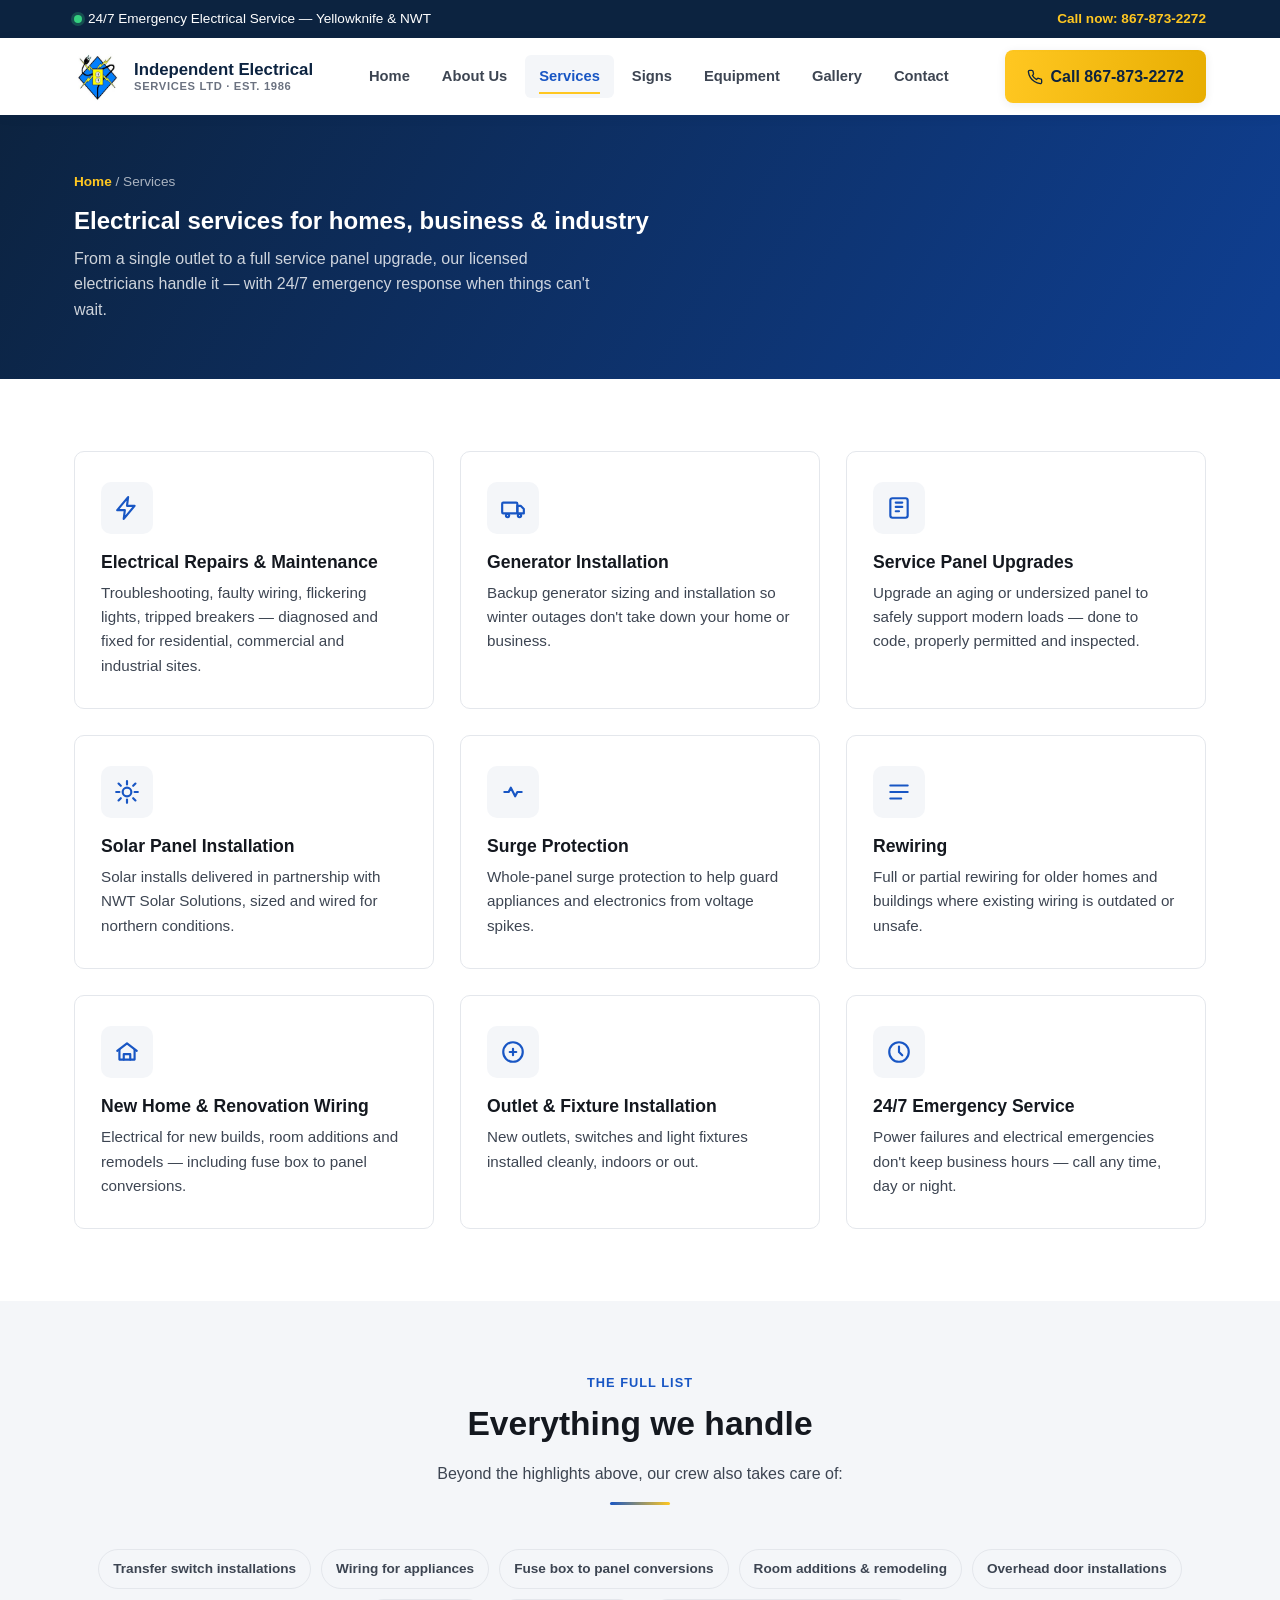
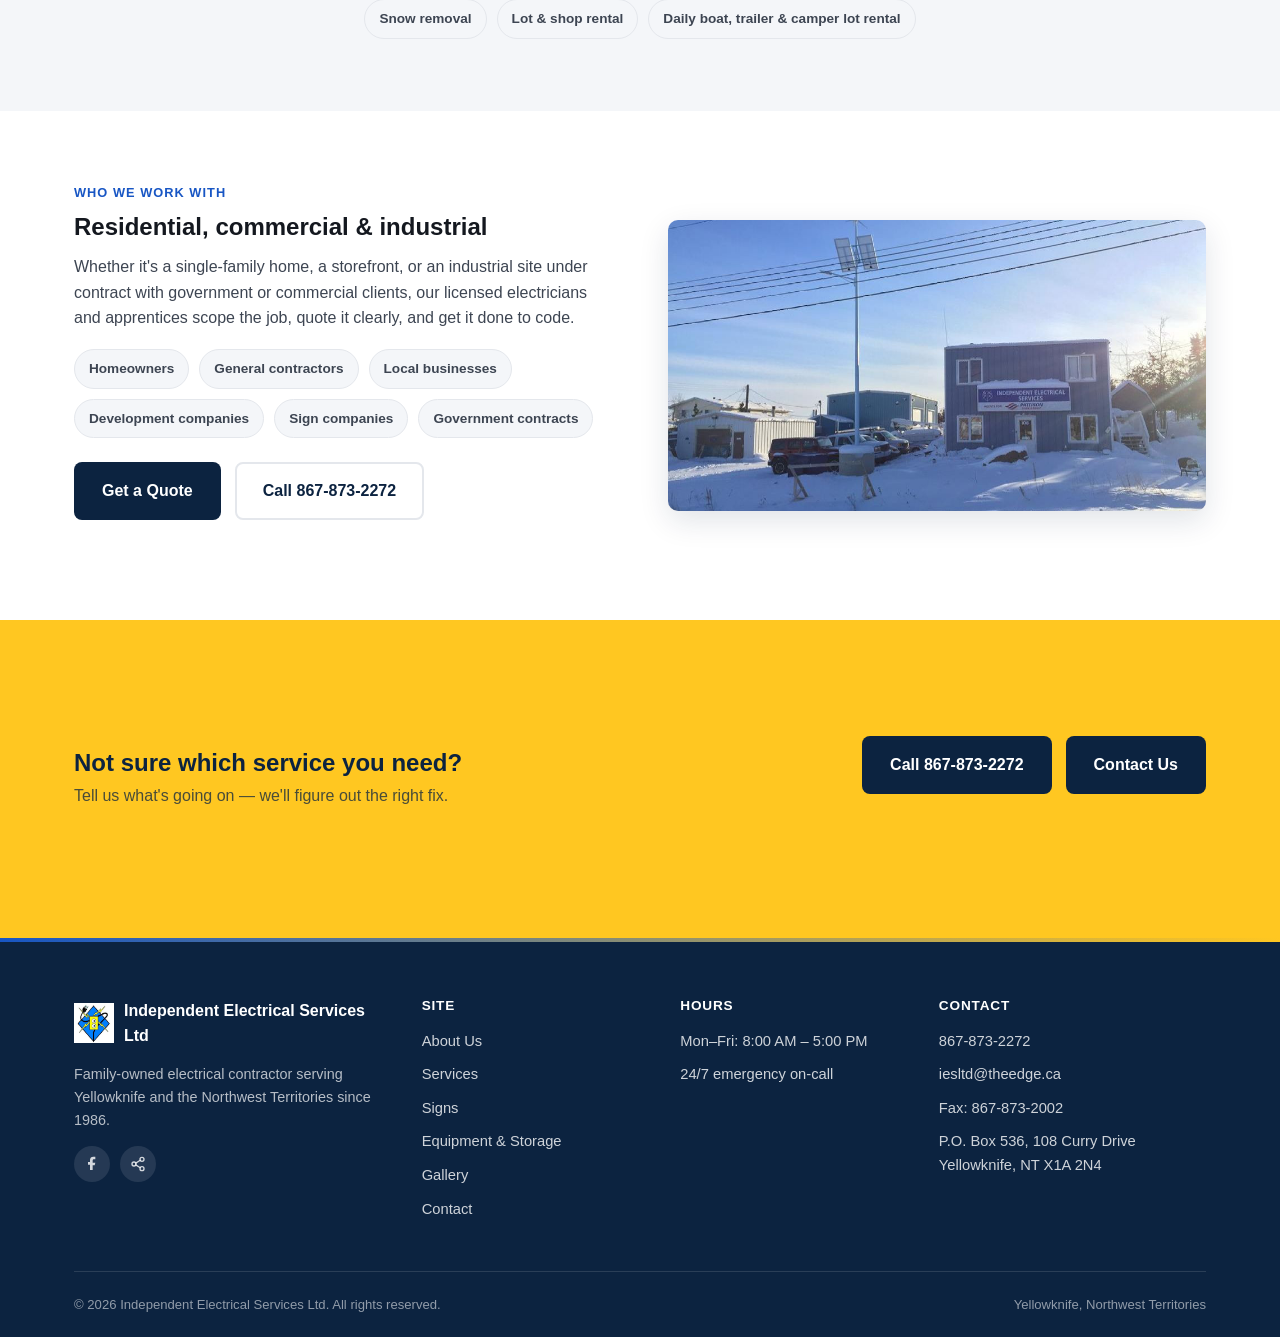
<file: services.html>
<!DOCTYPE html>
<html lang="en">
<head>
<meta charset="UTF-8" />
<meta name="viewport" content="width=device-width, initial-scale=1" />
<title>Electrical Services in Yellowknife | Repairs, Panels, Generators, Solar | Independent Electrical Services Ltd</title>
<meta name="description" content="Residential, commercial & industrial electrical services in Yellowknife, NT: repairs, panel upgrades, generator installs, solar, surge protection, data cabling & 24/7 emergency calls." />
<link rel="canonical" href="https://www.iesnwt.ca/services.html" />
<meta property="og:type" content="website" />
<meta property="og:title" content="Electrical Services | Independent Electrical Services Ltd" />
<meta property="og:description" content="Residential, commercial & industrial electrical services in Yellowknife, NT." />
<meta property="og:image" content="https://www.iesnwt.ca/images/services-building.jpg" />
<meta property="og:url" content="https://www.iesnwt.ca/services.html" />
<link rel="icon" href="images/logo.jpg" type="image/jpeg" />
<link rel="stylesheet" href="css/style.css" />
</head>
<body>

<div class="top-strip">
  <div class="container">
    <span class="emergency"><span class="dot"></span> 24/7 Emergency Electrical Service &mdash; Yellowknife &amp; NWT</span>
    <a href="tel:+18678732272">Call now: 867-873-2272</a>
  </div>
</div>

<header class="site-header">
  <div class="container">
    <a href="index.html" class="brand">
      <img src="images/logo.jpg" alt="Independent Electrical Services Ltd logo" />
      <span class="brand-text">Independent Electrical<small>Services Ltd &middot; Est. 1986</small></span>
    </a>
    <nav class="main-nav" data-open="false" aria-label="Primary">
      <ul>
        <li><a href="index.html">Home</a></li>
        <li><a href="about.html">About Us</a></li>
        <li><a href="services.html" aria-current="page">Services</a></li>
        <li><a href="signs.html">Signs</a></li>
        <li><a href="equipment.html">Equipment</a></li>
        <li><a href="gallery.html">Gallery</a></li>
        <li><a href="contact.html">Contact</a></li>
      </ul>
    </nav>
    <div class="header-cta">
      <a href="tel:+18678732272" class="btn btn-primary" aria-label="Call 867-873-2272">
        <svg class="phone-icon" viewBox="0 0 24 24" fill="none" stroke="currentColor" stroke-width="2" stroke-linecap="round" stroke-linejoin="round" aria-hidden="true"><path d="M22 16.9v3a2 2 0 0 1-2.2 2 19.8 19.8 0 0 1-8.6-3.1 19.5 19.5 0 0 1-6-6A19.8 19.8 0 0 1 2.1 4.2 2 2 0 0 1 4.1 2h3a2 2 0 0 1 2 1.7c.1.9.3 1.8.6 2.7a2 2 0 0 1-.4 2.1L8.1 9.7a16 16 0 0 0 6 6l1.2-1.2a2 2 0 0 1 2.1-.4c.9.3 1.8.5 2.7.6a2 2 0 0 1 1.9 2Z"/></svg>
        <span class="label"><span class="long">Call</span> 867-873-2272</span>
      </a>
      <button class="nav-toggle" aria-expanded="false" aria-label="Toggle menu"><span></span></button>
    </div>
  </div>
</header>

<section class="page-hero">
  <div class="container">
    <div class="breadcrumb"><a href="index.html">Home</a> / Services</div>
    <h1>Electrical services for homes, business &amp; industry</h1>
    <p>From a single outlet to a full service panel upgrade, our licensed electricians handle it &mdash; with 24/7 emergency response when things can't wait.</p>
  </div>
</section>

<section>
  <div class="container">
    <div class="grid grid-3">

      <div class="card">
        <div class="icon"><svg viewBox="0 0 24 24" fill="none" stroke="currentColor" stroke-width="2" stroke-linecap="round" stroke-linejoin="round"><path d="M13 2 3 14h7l-1 8 10-12h-7l1-8Z"/></svg></div>
        <h3>Electrical Repairs &amp; Maintenance</h3>
        <p>Troubleshooting, faulty wiring, flickering lights, tripped breakers &mdash; diagnosed and fixed for residential, commercial and industrial sites.</p>
      </div>

      <div class="card">
        <div class="icon"><svg viewBox="0 0 24 24" fill="none" stroke="currentColor" stroke-width="2" stroke-linecap="round" stroke-linejoin="round"><rect x="2" y="7" width="14" height="10" rx="1"/><path d="M16 10h3l3 3v4h-6z"/><circle cx="7" cy="19" r="1.5"/><circle cx="18" cy="19" r="1.5"/></svg></div>
        <h3>Generator Installation</h3>
        <p>Backup generator sizing and installation so winter outages don't take down your home or business.</p>
      </div>

      <div class="card">
        <div class="icon"><svg viewBox="0 0 24 24" fill="none" stroke="currentColor" stroke-width="2" stroke-linecap="round" stroke-linejoin="round"><rect x="4" y="3" width="16" height="18" rx="2"/><path d="M9 7h6M9 11h6M9 15h3"/></svg></div>
        <h3>Service Panel Upgrades</h3>
        <p>Upgrade an aging or undersized panel to safely support modern loads &mdash; done to code, properly permitted and inspected.</p>
      </div>

      <div class="card">
        <div class="icon"><svg viewBox="0 0 24 24" fill="none" stroke="currentColor" stroke-width="2" stroke-linecap="round" stroke-linejoin="round"><circle cx="12" cy="12" r="4"/><path d="M12 2v3M12 19v3M4.2 4.2l2.1 2.1M17.7 17.7l2.1 2.1M2 12h3M19 12h3M4.2 19.8l2.1-2.1M17.7 6.3l2.1-2.1"/></svg></div>
        <h3>Solar Panel Installation</h3>
        <p>Solar installs delivered in partnership with NWT Solar Solutions, sized and wired for northern conditions.</p>
      </div>

      <div class="card">
        <div class="icon"><svg viewBox="0 0 24 24" fill="none" stroke="currentColor" stroke-width="2" stroke-linecap="round" stroke-linejoin="round"><path d="M4 12h4l2-4 4 8 2-4h4"/></svg></div>
        <h3>Surge Protection</h3>
        <p>Whole-panel surge protection to help guard appliances and electronics from voltage spikes.</p>
      </div>

      <div class="card">
        <div class="icon"><svg viewBox="0 0 24 24" fill="none" stroke="currentColor" stroke-width="2" stroke-linecap="round" stroke-linejoin="round"><path d="M4 6h16M4 12h16M4 18h10"/></svg></div>
        <h3>Rewiring</h3>
        <p>Full or partial rewiring for older homes and buildings where existing wiring is outdated or unsafe.</p>
      </div>

      <div class="card">
        <div class="icon"><svg viewBox="0 0 24 24" fill="none" stroke="currentColor" stroke-width="2" stroke-linecap="round" stroke-linejoin="round"><path d="M3 11 12 4l9 7"/><path d="M5 10v9h14v-9"/><path d="M9 19v-5h6v5"/></svg></div>
        <h3>New Home &amp; Renovation Wiring</h3>
        <p>Electrical for new builds, room additions and remodels &mdash; including fuse box to panel conversions.</p>
      </div>

      <div class="card">
        <div class="icon"><svg viewBox="0 0 24 24" fill="none" stroke="currentColor" stroke-width="2" stroke-linecap="round" stroke-linejoin="round"><circle cx="12" cy="12" r="9"/><path d="M9 12h6M12 9v6"/></svg></div>
        <h3>Outlet &amp; Fixture Installation</h3>
        <p>New outlets, switches and light fixtures installed cleanly, indoors or out.</p>
      </div>

      <div class="card">
        <div class="icon"><svg viewBox="0 0 24 24" fill="none" stroke="currentColor" stroke-width="2" stroke-linecap="round" stroke-linejoin="round"><circle cx="12" cy="12" r="9"/><path d="M12 7v5l3 3"/></svg></div>
        <h3>24/7 Emergency Service</h3>
        <p>Power failures and electrical emergencies don't keep business hours &mdash; call any time, day or night.</p>
      </div>

    </div>
  </div>
</section>

<section class="section-alt">
  <div class="container">
    <div class="section-head">
      <span class="kicker">The full list</span>
      <h2>Everything we handle</h2>
      <p>Beyond the highlights above, our crew also takes care of:</p>
    </div>
    <div class="tag-row" style="justify-content:center;">
      <span class="tag">Transfer switch installations</span>
      <span class="tag">Wiring for appliances</span>
      <span class="tag">Fuse box to panel conversions</span>
      <span class="tag">Room additions &amp; remodeling</span>
      <span class="tag">Overhead door installations</span>
      <span class="tag">Snow removal</span>
      <span class="tag">Lot &amp; shop rental</span>
      <span class="tag">Daily boat, trailer &amp; camper lot rental</span>
    </div>
  </div>
</section>

<section>
  <div class="container">
    <div class="grid grid-2" style="align-items:center; gap:56px;">
      <div data-reveal="left">
        <span class="kicker">Who we work with</span>
        <h2>Residential, commercial &amp; industrial</h2>
        <p>Whether it's a single-family home, a storefront, or an industrial site under contract with government or commercial clients, our licensed electricians and apprentices scope the job, quote it clearly, and get it done to code.</p>
        <div class="tag-row">
          <span class="tag">Homeowners</span>
          <span class="tag">General contractors</span>
          <span class="tag">Local businesses</span>
          <span class="tag">Development companies</span>
          <span class="tag">Sign companies</span>
          <span class="tag">Government contracts</span>
        </div>
        <div class="hero-actions" style="margin-top:24px;">
          <a href="contact.html" class="btn btn-dark">Get a Quote</a>
          <a href="tel:+18678732272" class="btn btn-outline" style="border-color: var(--gray-200); color: var(--navy);">Call 867-873-2272</a>
        </div>
      </div>
      <img data-reveal="right" src="images/services-building.jpg" alt="Building electrical work completed by Independent Electrical Services" style="border-radius:10px; box-shadow:var(--shadow);" />
    </div>
  </div>
</section>

<section class="cta-band">
  <div class="container">
    <div>
      <h2>Not sure which service you need?</h2>
      <p>Tell us what's going on &mdash; we'll figure out the right fix.</p>
    </div>
    <div class="hero-actions">
      <a href="tel:+18678732272" class="btn btn-dark">Call 867-873-2272</a>
      <a href="contact.html" class="btn" style="background:var(--navy); color:var(--white);">Contact Us</a>
    </div>
  </div>
</section>

<footer class="site-footer">
  <div class="container">
    <div class="footer-grid">
      <div>
        <div class="footer-brand">
          <img src="images/logo.jpg" alt="Independent Electrical Services Ltd logo" />
          <span>Independent Electrical Services Ltd</span>
        </div>
        <p style="color:rgba(255,255,255,0.7); font-size:0.9rem;">Family-owned electrical contractor serving Yellowknife and the Northwest Territories since 1986.</p>
        <div class="social-row">
          <a href="https://www.facebook.com/iesltdyellowknife/" target="_blank" rel="noopener" aria-label="Facebook">
            <svg viewBox="0 0 24 24" fill="currentColor"><path d="M13 22v-8h3l1-4h-4V7c0-1 .3-2 2-2h2V1.2C16.6 1 15.4 1 14 1c-3 0-5 1.8-5 5v3H6v4h3v8h4Z"/></svg>
          </a>
        </div>
      </div>
      <div>
        <h4>Site</h4>
        <ul>
          <li><a href="about.html">About Us</a></li>
          <li><a href="services.html">Services</a></li>
          <li><a href="signs.html">Signs</a></li>
          <li><a href="equipment.html">Equipment &amp; Storage</a></li>
          <li><a href="gallery.html">Gallery</a></li>
          <li><a href="contact.html">Contact</a></li>
        </ul>
      </div>
      <div>
        <h4>Hours</h4>
        <ul>
          <li>Mon&ndash;Fri: 8:00 AM &ndash; 5:00 PM</li>
          <li>24/7 emergency on-call</li>
        </ul>
      </div>
      <div>
        <h4>Contact</h4>
        <ul>
          <li><a href="tel:+18678732272">867-873-2272</a></li>
          <li><a href="mailto:iesltd@theedge.ca">iesltd@theedge.ca</a></li>
          <li>Fax: 867-873-2002</li>
          <li>P.O. Box 536, 108 Curry Drive<br />Yellowknife, NT X1A 2N4</li>
        </ul>
      </div>
    </div>
    <div class="footer-bottom">
      <span>&copy; <span data-year>2026</span> Independent Electrical Services Ltd. All rights reserved.</span>
      <span>Yellowknife, Northwest Territories</span>
    </div>
  </div>
</footer>

<div class="mobile-call-bar">
  <a href="tel:+18678732272">Call now &mdash; 867-873-2272</a>
</div>

<script src="js/main.js"></script>
</body>
</html>
</file>
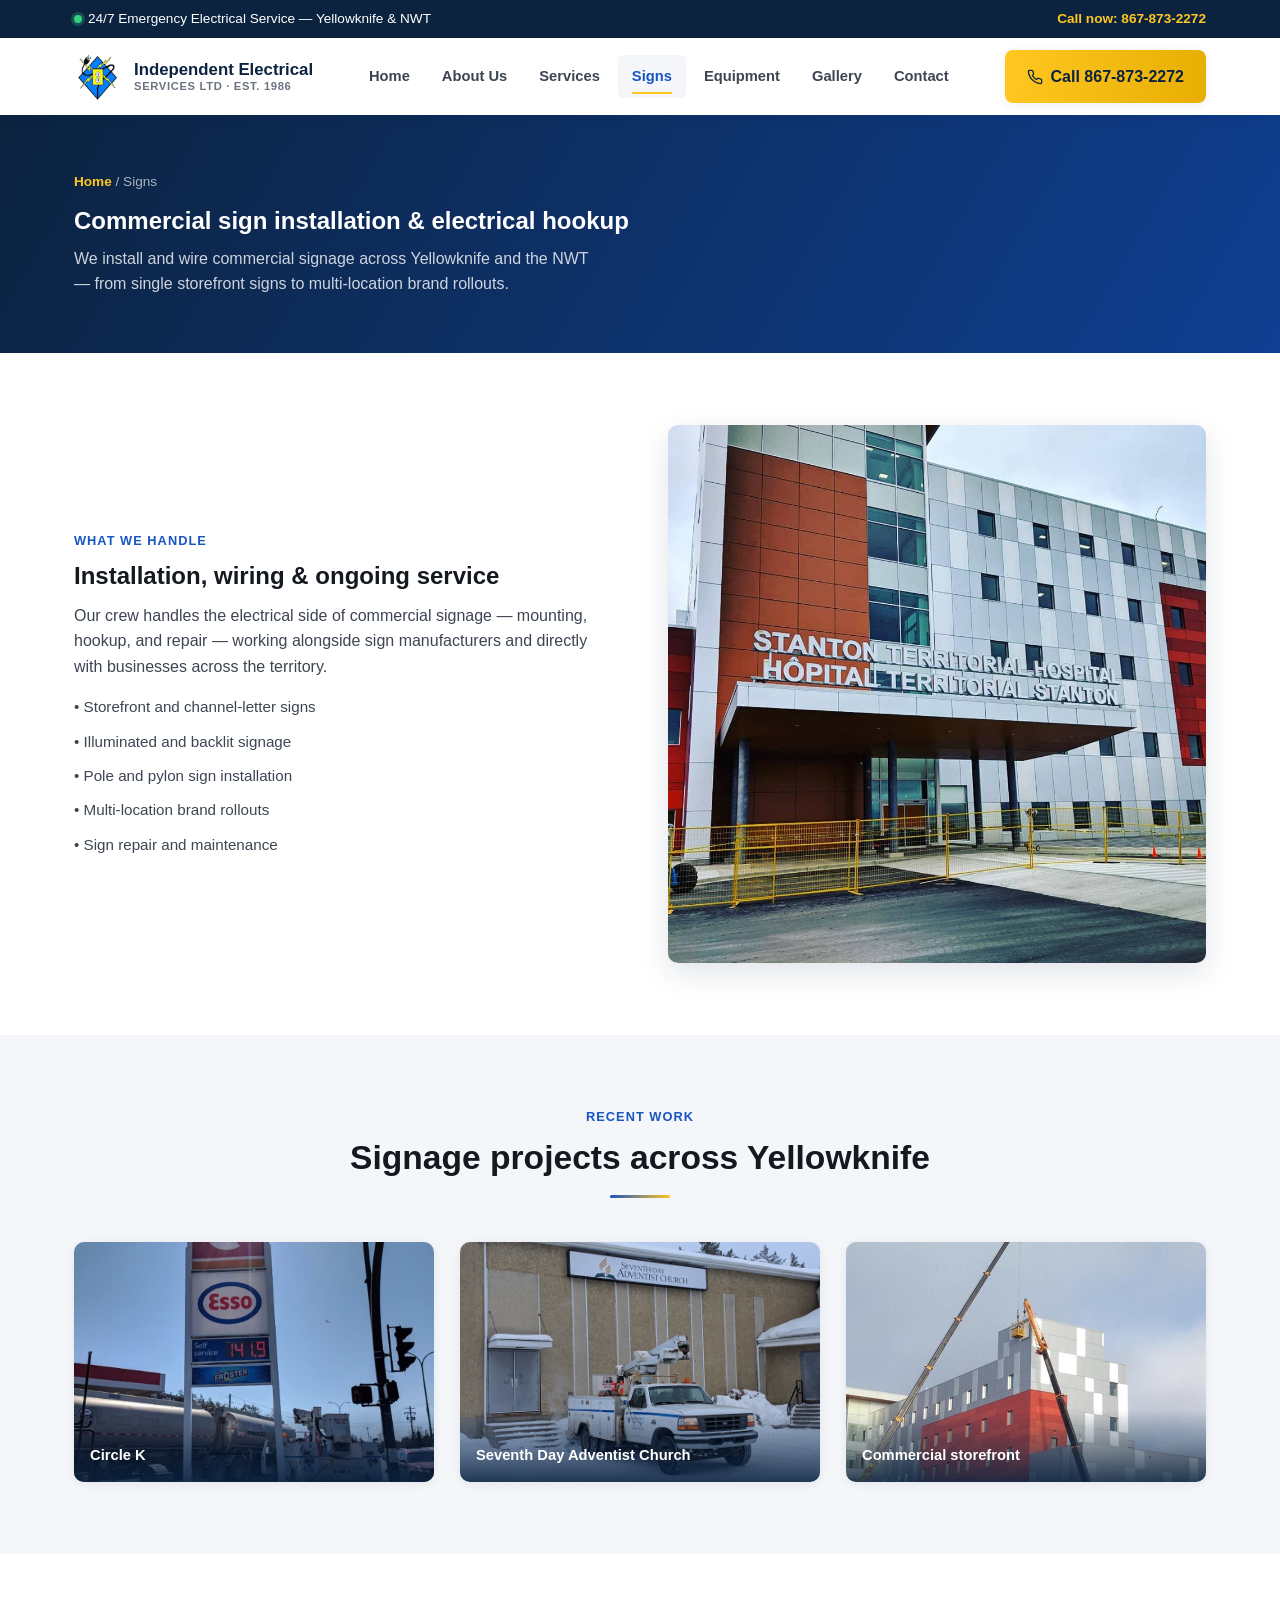
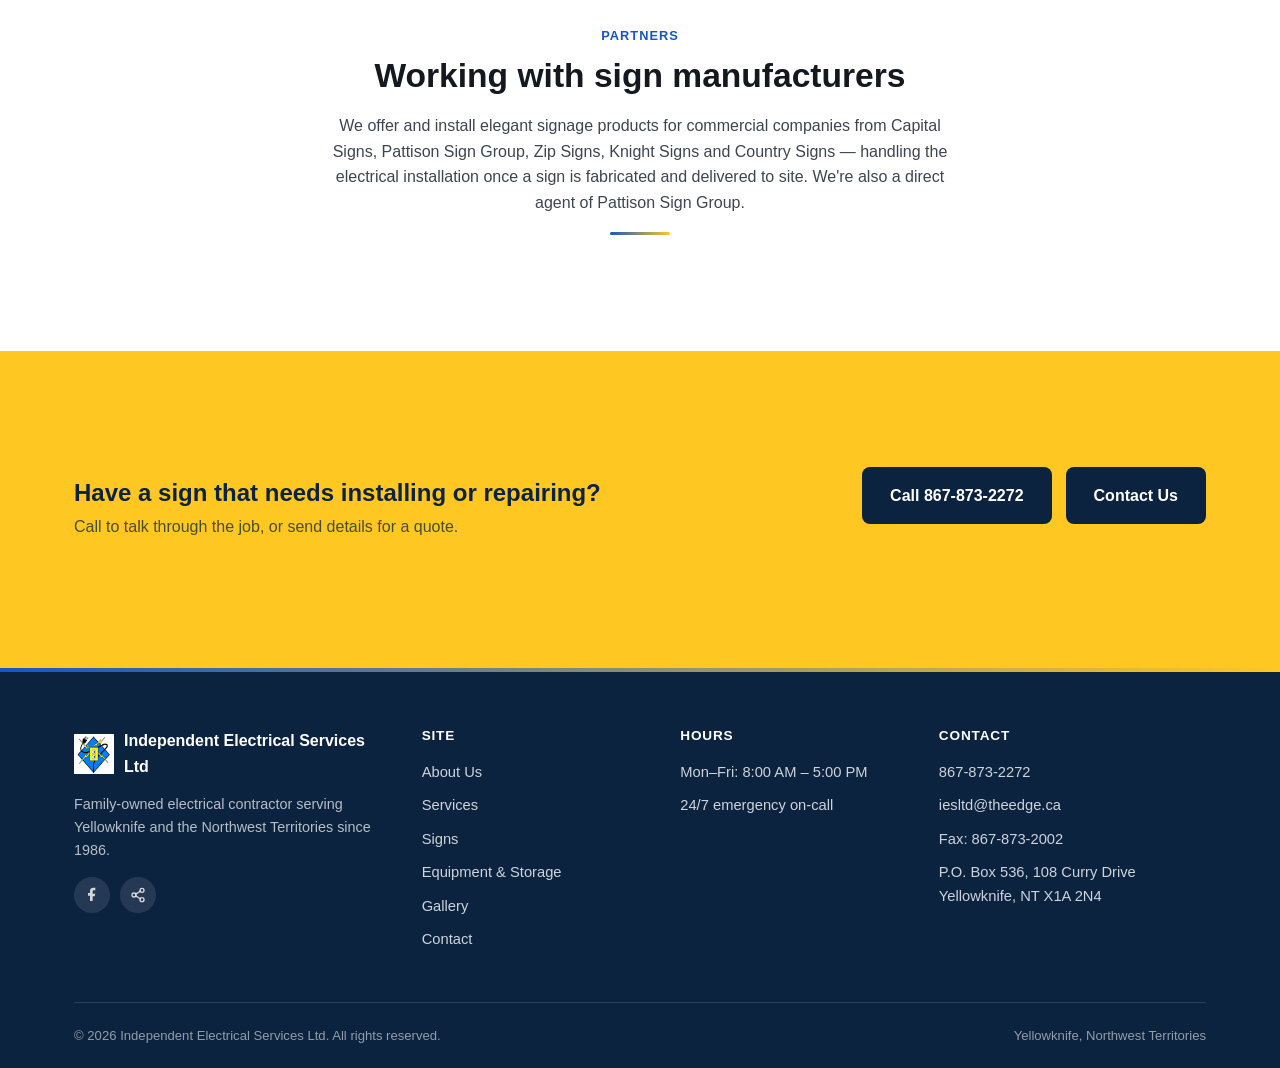
<file: signs.html>
<!DOCTYPE html>
<html lang="en">
<head>
<meta charset="UTF-8" />
<meta name="viewport" content="width=device-width, initial-scale=1" />
<title>Commercial Sign Installation in Yellowknife | Independent Electrical Services Ltd</title>
<meta name="description" content="Commercial sign installation and electrical hookup in Yellowknife, NT. From single storefronts to multi-location brands like Circle K, installed and wired by licensed electricians." />
<link rel="canonical" href="https://www.iesnwt.ca/signs.html" />
<meta property="og:type" content="website" />
<meta property="og:title" content="Commercial Sign Installation | Independent Electrical Services Ltd" />
<meta property="og:description" content="Commercial sign installation and electrical hookup in Yellowknife, NT." />
<meta property="og:image" content="https://www.iesnwt.ca/images/signs-circlek.jpg" />
<meta property="og:url" content="https://www.iesnwt.ca/signs.html" />
<link rel="icon" href="images/logo.jpg" type="image/jpeg" />
<link rel="stylesheet" href="css/style.css" />
</head>
<body>

<div class="top-strip">
  <div class="container">
    <span class="emergency"><span class="dot"></span> 24/7 Emergency Electrical Service &mdash; Yellowknife &amp; NWT</span>
    <a href="tel:+18678732272">Call now: 867-873-2272</a>
  </div>
</div>

<header class="site-header">
  <div class="container">
    <a href="index.html" class="brand">
      <img src="images/logo.jpg" alt="Independent Electrical Services Ltd logo" />
      <span class="brand-text">Independent Electrical<small>Services Ltd &middot; Est. 1986</small></span>
    </a>
    <nav class="main-nav" data-open="false" aria-label="Primary">
      <ul>
        <li><a href="index.html">Home</a></li>
        <li><a href="about.html">About Us</a></li>
        <li><a href="services.html">Services</a></li>
        <li><a href="signs.html" aria-current="page">Signs</a></li>
        <li><a href="equipment.html">Equipment</a></li>
        <li><a href="gallery.html">Gallery</a></li>
        <li><a href="contact.html">Contact</a></li>
      </ul>
    </nav>
    <div class="header-cta">
      <a href="tel:+18678732272" class="btn btn-primary" aria-label="Call 867-873-2272">
        <svg class="phone-icon" viewBox="0 0 24 24" fill="none" stroke="currentColor" stroke-width="2" stroke-linecap="round" stroke-linejoin="round" aria-hidden="true"><path d="M22 16.9v3a2 2 0 0 1-2.2 2 19.8 19.8 0 0 1-8.6-3.1 19.5 19.5 0 0 1-6-6A19.8 19.8 0 0 1 2.1 4.2 2 2 0 0 1 4.1 2h3a2 2 0 0 1 2 1.7c.1.9.3 1.8.6 2.7a2 2 0 0 1-.4 2.1L8.1 9.7a16 16 0 0 0 6 6l1.2-1.2a2 2 0 0 1 2.1-.4c.9.3 1.8.5 2.7.6a2 2 0 0 1 1.9 2Z"/></svg>
        <span class="label"><span class="long">Call</span> 867-873-2272</span>
      </a>
      <button class="nav-toggle" aria-expanded="false" aria-label="Toggle menu"><span></span></button>
    </div>
  </div>
</header>

<section class="page-hero">
  <div class="container">
    <div class="breadcrumb"><a href="index.html">Home</a> / Signs</div>
    <h1>Commercial sign installation &amp; electrical hookup</h1>
    <p>We install and wire commercial signage across Yellowknife and the NWT &mdash; from single storefront signs to multi-location brand rollouts.</p>
  </div>
</section>

<section>
  <div class="container">
    <div class="grid grid-2" style="align-items:center; gap:56px;">
      <div data-reveal="left">
        <span class="kicker">What we handle</span>
        <h2>Installation, wiring &amp; ongoing service</h2>
        <p>Our crew handles the electrical side of commercial signage &mdash; mounting, hookup, and repair &mdash; working alongside sign manufacturers and directly with businesses across the territory.</p>
        <ul style="color:var(--gray-700); font-size:0.95rem; display:grid; gap:10px; margin-top:16px;">
          <li>&bull; Storefront and channel-letter signs</li>
          <li>&bull; Illuminated and backlit signage</li>
          <li>&bull; Pole and pylon sign installation</li>
          <li>&bull; Multi-location brand rollouts</li>
          <li>&bull; Sign repair and maintenance</li>
        </ul>
      </div>
      <img data-reveal="right" src="images/signs-commercial.jpg" alt="Commercial illuminated sign installed by Independent Electrical Services" style="border-radius:10px; box-shadow:var(--shadow);" />
    </div>
  </div>
</section>

<section class="section-alt">
  <div class="container">
    <div class="section-head">
      <span class="kicker">Recent work</span>
      <h2>Signage projects across Yellowknife</h2>
    </div>
    <div class="grid grid-3">
      <figure class="photo-card" style="margin:0;">
        <img src="images/signs-circlek.jpg" alt="Circle K sign installed by Independent Electrical Services" />
        <figcaption>Circle K</figcaption>
      </figure>
      <figure class="photo-card" style="margin:0;">
        <img src="images/signs-church.jpg" alt="Seventh Day Adventist Church sign installed by Independent Electrical Services" />
        <figcaption>Seventh Day Adventist Church</figcaption>
      </figure>
      <figure class="photo-card" style="margin:0;">
        <img src="images/signs-building.jpg" alt="Commercial building signage project" />
        <figcaption>Commercial storefront</figcaption>
      </figure>
    </div>
  </div>
</section>

<section>
  <div class="container">
    <div class="section-head">
      <span class="kicker">Partners</span>
      <h2>Working with sign manufacturers</h2>
      <p>We offer and install elegant signage products for commercial companies from <a href="https://www.capitalsignsltd.ca/" target="_blank" rel="noopener">Capital Signs</a>, <a href="https://pattisonsign.com/" target="_blank" rel="noopener">Pattison Sign Group</a>, <a href="https://zipsigns.com/" target="_blank" rel="noopener">Zip Signs</a>, <a href="http://www.knightsigns.ca/" target="_blank" rel="noopener">Knight Signs</a> and <a href="https://countrysigns.ca/" target="_blank" rel="noopener">Country Signs</a> &mdash; handling the electrical installation once a sign is fabricated and delivered to site. We're also a direct agent of Pattison Sign Group.</p>
    </div>
  </div>
</section>

<section class="cta-band">
  <div class="container">
    <div>
      <h2>Have a sign that needs installing or repairing?</h2>
      <p>Call to talk through the job, or send details for a quote.</p>
    </div>
    <div class="hero-actions">
      <a href="tel:+18678732272" class="btn btn-dark">Call 867-873-2272</a>
      <a href="contact.html" class="btn" style="background:var(--navy); color:var(--white);">Contact Us</a>
    </div>
  </div>
</section>

<footer class="site-footer">
  <div class="container">
    <div class="footer-grid">
      <div>
        <div class="footer-brand">
          <img src="images/logo.jpg" alt="Independent Electrical Services Ltd logo" />
          <span>Independent Electrical Services Ltd</span>
        </div>
        <p style="color:rgba(255,255,255,0.7); font-size:0.9rem;">Family-owned electrical contractor serving Yellowknife and the Northwest Territories since 1986.</p>
        <div class="social-row">
          <a href="https://www.facebook.com/iesltdyellowknife/" target="_blank" rel="noopener" aria-label="Facebook">
            <svg viewBox="0 0 24 24" fill="currentColor"><path d="M13 22v-8h3l1-4h-4V7c0-1 .3-2 2-2h2V1.2C16.6 1 15.4 1 14 1c-3 0-5 1.8-5 5v3H6v4h3v8h4Z"/></svg>
          </a>
        </div>
      </div>
      <div>
        <h4>Site</h4>
        <ul>
          <li><a href="about.html">About Us</a></li>
          <li><a href="services.html">Services</a></li>
          <li><a href="signs.html">Signs</a></li>
          <li><a href="equipment.html">Equipment &amp; Storage</a></li>
          <li><a href="gallery.html">Gallery</a></li>
          <li><a href="contact.html">Contact</a></li>
        </ul>
      </div>
      <div>
        <h4>Hours</h4>
        <ul>
          <li>Mon&ndash;Fri: 8:00 AM &ndash; 5:00 PM</li>
          <li>24/7 emergency on-call</li>
        </ul>
      </div>
      <div>
        <h4>Contact</h4>
        <ul>
          <li><a href="tel:+18678732272">867-873-2272</a></li>
          <li><a href="mailto:iesltd@theedge.ca">iesltd@theedge.ca</a></li>
          <li>Fax: 867-873-2002</li>
          <li>P.O. Box 536, 108 Curry Drive<br />Yellowknife, NT X1A 2N4</li>
        </ul>
      </div>
    </div>
    <div class="footer-bottom">
      <span>&copy; <span data-year>2026</span> Independent Electrical Services Ltd. All rights reserved.</span>
      <span>Yellowknife, Northwest Territories</span>
    </div>
  </div>
</footer>

<div class="mobile-call-bar">
  <a href="tel:+18678732272">Call now &mdash; 867-873-2272</a>
</div>

<script src="js/main.js"></script>
</body>
</html>
</file>
<file: css/style.css>
/* ============================================================
   Independent Electrical Services Ltd — design system
   Palette pulled from the company's own logo mark:
   safety yellow + electrical blue + near-black.
   ============================================================ */

:root {
  --navy: #0c2340;
  --blue: #1856c4;
  --blue-dark: #0f3f92;
  --yellow: #ffc721;
  --yellow-dark: #e6ac00;
  --ink: #14181f;
  --gray-700: #3d4552;
  --gray-500: #6b7280;
  --gray-200: #e4e7ec;
  --gray-100: #f4f6f9;
  --white: #ffffff;
  --danger: #d1372f;

  --container: 1180px;
  --radius: 10px;
  --shadow: 0 10px 30px rgba(12, 35, 64, 0.12);
  --shadow-sm: 0 2px 10px rgba(12, 35, 64, 0.08);
  --font: "Inter", "Segoe UI", Roboto, Arial, sans-serif;
}

* { box-sizing: border-box; }
html { scroll-behavior: smooth; }

body {
  margin: 0;
  font-family: var(--font);
  color: var(--ink);
  background: var(--white);
  line-height: 1.6;
  -webkit-font-smoothing: antialiased;
}

img { max-width: 100%; display: block; }
a { color: inherit; text-decoration: none; }
ul { margin: 0; padding: 0; list-style: none; }
h1, h2, h3, h4 { line-height: 1.2; margin: 0 0 0.5em; font-weight: 800; }
p { margin: 0 0 1em; color: var(--gray-700); }

.container {
  max-width: var(--container);
  margin: 0 auto;
  padding: 0 24px;
}

.visually-hidden {
  position: absolute;
  width: 1px; height: 1px;
  overflow: hidden;
  clip: rect(0 0 0 0);
  white-space: nowrap;
}

/* ---------- Buttons ---------- */
.btn {
  display: inline-flex;
  align-items: center;
  gap: 8px;
  padding: 14px 26px;
  border-radius: 8px;
  font-weight: 700;
  font-size: 1rem;
  border: 2px solid transparent;
  cursor: pointer;
  transition: transform 0.15s ease, box-shadow 0.15s ease, background 0.15s ease;
}
.btn:hover { transform: translateY(-2px); }
.btn-primary {
  background: var(--yellow);
  color: var(--navy);
  box-shadow: var(--shadow-sm);
}
.btn-primary:hover { background: var(--yellow-dark); }
.btn-outline {
  background: transparent;
  border-color: rgba(255, 255, 255, 0.55);
  color: var(--white);
}
.btn-outline:hover { background: rgba(255, 255, 255, 0.12); }
.btn-dark {
  background: var(--navy);
  color: var(--white);
}
.btn-dark:hover { background: #08192e; }
.btn-block { width: 100%; justify-content: center; }

/* ---------- Top emergency strip ---------- */
.top-strip {
  background: var(--navy);
  color: var(--white);
  font-size: 0.85rem;
}
.top-strip .container {
  display: flex;
  justify-content: space-between;
  align-items: center;
  padding-top: 8px;
  padding-bottom: 8px;
  gap: 12px;
  flex-wrap: wrap;
}
.top-strip a { color: var(--yellow); font-weight: 700; }
.top-strip .emergency {
  display: inline-flex;
  align-items: center;
  gap: 6px;
}
.top-strip .dot {
  width: 8px; height: 8px; border-radius: 50%;
  background: #35d07f;
  box-shadow: 0 0 0 3px rgba(53, 208, 127, 0.25);
}

/* ---------- Header ---------- */
.site-header {
  position: sticky;
  top: 0;
  z-index: 100;
  background: var(--white);
  box-shadow: var(--shadow-sm);
}
.site-header .container {
  display: flex;
  align-items: center;
  justify-content: space-between;
  padding-top: 12px;
  padding-bottom: 12px;
  gap: 20px;
}
.brand {
  display: flex;
  align-items: center;
  gap: 12px;
  font-weight: 800;
  font-size: 1.05rem;
  color: var(--navy);
}
.brand img { width: 48px; height: 48px; }
.brand .brand-text { display: flex; flex-direction: column; line-height: 1.15; }
.brand .brand-text small {
  font-weight: 600;
  color: var(--gray-500);
  font-size: 0.7rem;
  letter-spacing: 0.06em;
  text-transform: uppercase;
}

.main-nav ul {
  display: flex;
  gap: 4px;
  align-items: center;
}
.main-nav a {
  display: block;
  padding: 10px 14px;
  border-radius: 6px;
  font-weight: 700;
  font-size: 0.92rem;
  color: var(--gray-700);
  transition: background 0.15s ease, color 0.15s ease;
}
.main-nav a:hover,
.main-nav a[aria-current="page"] {
  background: var(--gray-100);
  color: var(--blue);
}

.header-cta { display: flex; align-items: center; gap: 12px; flex-shrink: 0; }
.header-cta .btn { padding: 12px 20px; white-space: nowrap; }
.header-cta .btn .phone-icon { width: 16px; height: 16px; flex-shrink: 0; }

.nav-toggle {
  display: none;
  background: var(--navy);
  border: none;
  border-radius: 8px;
  width: 44px;
  height: 44px;
  cursor: pointer;
  position: relative;
}
.nav-toggle span,
.nav-toggle::before,
.nav-toggle::after {
  content: "";
  position: absolute;
  left: 10px; right: 10px;
  height: 2px;
  background: var(--white);
  transition: transform 0.2s ease, opacity 0.2s ease;
}
.nav-toggle::before { top: 15px; }
.nav-toggle span { top: 21px; }
.nav-toggle::after { top: 27px; }
.nav-toggle[aria-expanded="true"]::before { transform: translateY(6px) rotate(45deg); }
.nav-toggle[aria-expanded="true"]::after { transform: translateY(-6px) rotate(-45deg); }
.nav-toggle[aria-expanded="true"] span { opacity: 0; }

/* ---------- Hero ---------- */
.hero {
  position: relative;
  background: linear-gradient(120deg, var(--navy) 0%, var(--blue-dark) 100%);
  color: var(--white);
  overflow: hidden;
}
.hero .container {
  max-width: 640px;
  padding-top: 72px;
  padding-bottom: 72px;
}
.hero-eyebrow {
  display: inline-flex;
  align-items: center;
  gap: 8px;
  background: rgba(255, 199, 33, 0.15);
  color: var(--yellow);
  border: 1px solid rgba(255, 199, 33, 0.4);
  padding: 6px 14px;
  border-radius: 999px;
  font-size: 0.8rem;
  font-weight: 700;
  letter-spacing: 0.04em;
  text-transform: uppercase;
  margin-bottom: 18px;
}
.hero h1 {
  font-size: clamp(2rem, 4vw, 3rem);
  color: var(--white);
  margin-bottom: 18px;
}
.hero p.lead {
  color: rgba(255, 255, 255, 0.85);
  font-size: 1.1rem;
  max-width: 46ch;
  margin-bottom: 28px;
}
.hero-actions { display: flex; gap: 14px; flex-wrap: wrap; margin-bottom: 28px; }
.hero-trust {
  display: flex;
  gap: 28px;
  flex-wrap: wrap;
  padding-top: 24px;
  border-top: 1px solid rgba(255, 255, 255, 0.15);
}
.hero-trust .stat b {
  display: block;
  font-size: 1.6rem;
  color: var(--yellow);
}
.hero-trust .stat span {
  font-size: 0.82rem;
  color: rgba(255, 255, 255, 0.75);
}
/* Small page hero (interior pages) */
.page-hero {
  background: linear-gradient(120deg, var(--navy) 0%, var(--blue-dark) 100%);
  color: var(--white);
  padding: 56px 0;
  overflow: hidden;
}
.page-hero h1 { color: var(--white); margin-bottom: 10px; }
.page-hero p { color: rgba(255, 255, 255, 0.8); max-width: 60ch; margin: 0; }
.breadcrumb {
  font-size: 0.85rem;
  color: rgba(255, 255, 255, 0.65);
  margin-bottom: 14px;
}
.breadcrumb a { color: var(--yellow); font-weight: 700; }

/* ---------- Sections ---------- */
section { padding: 72px 0; }
.section-alt { background: var(--gray-100); }
.section-head { max-width: 640px; margin: 0 auto 44px; text-align: center; }
.section-head.left { margin: 0 0 44px; text-align: left; }
.kicker {
  display: block;
  color: var(--blue);
  font-weight: 800;
  font-size: 0.8rem;
  letter-spacing: 0.08em;
  text-transform: uppercase;
  margin-bottom: 10px;
}
.section-head h2 { font-size: clamp(1.6rem, 3vw, 2.1rem); }

/* ---------- Cards / grids ---------- */
.grid { display: grid; gap: 26px; }
.grid-3 { grid-template-columns: repeat(3, 1fr); }
.grid-4 { grid-template-columns: repeat(4, 1fr); }
.grid-2 { grid-template-columns: repeat(2, 1fr); }

.card {
  background: var(--white);
  border: 1px solid var(--gray-200);
  border-radius: var(--radius);
  padding: 30px 26px;
  transition: box-shadow 0.2s ease, transform 0.2s ease;
}
.card:hover { box-shadow: var(--shadow); transform: translateY(-4px); }
.card .icon {
  width: 52px; height: 52px;
  display: flex; align-items: center; justify-content: center;
  background: var(--gray-100);
  border-radius: 10px;
  margin-bottom: 18px;
  color: var(--blue);
}
.card .icon svg { width: 26px; height: 26px; }
.card h3 { font-size: 1.1rem; margin-bottom: 8px; }
.card p { margin-bottom: 0; font-size: 0.95rem; }
.card a.card-link {
  display: inline-block;
  margin-top: 14px;
  font-weight: 700;
  color: var(--blue);
  font-size: 0.9rem;
}

.photo-card {
  border-radius: var(--radius);
  overflow: hidden;
  position: relative;
  box-shadow: var(--shadow-sm);
}
.photo-card img { width: 100%; height: 240px; object-fit: cover; transition: transform 0.35s ease; }
.photo-card:hover img { transform: scale(1.06); }
.photo-card figcaption {
  position: absolute; left: 0; right: 0; bottom: 0;
  background: linear-gradient(0deg, rgba(12,35,64,0.88), rgba(12,35,64,0));
  color: var(--white);
  padding: 34px 16px 14px;
  font-weight: 700;
  font-size: 0.92rem;
}

/* Placeholder photo block (used where a real photo is still needed) */
.photo-placeholder {
  border-radius: var(--radius);
  border: 2px dashed var(--gray-200);
  background: repeating-linear-gradient(135deg, var(--gray-100), var(--gray-100) 10px, #eef1f6 10px, #eef1f6 20px);
  color: var(--gray-500);
  display: flex;
  flex-direction: column;
  align-items: center;
  justify-content: center;
  gap: 8px;
  text-align: center;
  min-height: 220px;
  font-size: 0.85rem;
  font-weight: 600;
  padding: 20px;
}
.photo-placeholder svg { width: 32px; height: 32px; opacity: 0.6; }

/* ---------- CTA band ---------- */
.cta-band {
  background: var(--yellow);
  color: var(--navy);
}
.cta-band .container {
  display: flex;
  align-items: center;
  justify-content: space-between;
  gap: 24px;
  flex-wrap: wrap;
  padding-top: 44px;
  padding-bottom: 44px;
}
.cta-band h2 { margin-bottom: 6px; font-size: 1.5rem; }
.cta-band p { margin: 0; color: rgba(12, 35, 64, 0.75); }

/* ---------- Testimonials (placeholder-safe) ---------- */
.testimonial {
  background: var(--white);
  border: 1px solid var(--gray-200);
  border-radius: var(--radius);
  padding: 28px;
}
.testimonial p.quote {
  font-style: italic;
  color: var(--gray-700);
  margin-bottom: 16px;
}
.testimonial .who {
  font-weight: 700;
  color: var(--navy);
  font-size: 0.9rem;
}
.testimonial.is-placeholder {
  border-style: dashed;
  color: var(--gray-500);
}
.testimonial.is-placeholder p.quote { color: var(--gray-500); }

/* ---------- Timeline (About) ---------- */
.timeline { border-left: 3px solid var(--gray-200); margin-left: 10px; }
.timeline li { position: relative; padding: 0 0 34px 30px; }
.timeline li::before {
  content: "";
  position: absolute;
  left: -9px; top: 2px;
  width: 15px; height: 15px;
  border-radius: 50%;
  background: var(--yellow);
  border: 3px solid var(--navy);
}
.timeline .year { font-weight: 800; color: var(--blue); font-size: 0.85rem; letter-spacing: 0.05em; }
.timeline h4 { margin: 4px 0 6px; }

/* ---------- Contact ---------- */
.contact-grid {
  display: grid;
  grid-template-columns: 1fr 1fr;
  gap: 48px;
  align-items: start;
}
.info-list li {
  display: flex;
  gap: 14px;
  padding: 14px 0;
  border-bottom: 1px solid var(--gray-200);
}
.info-list li:last-child { border-bottom: none; }
.info-list .icon {
  width: 40px; height: 40px; flex: none;
  background: var(--gray-100);
  border-radius: 8px;
  display: flex; align-items: center; justify-content: center;
  color: var(--blue);
}
.info-list .icon svg { width: 20px; height: 20px; }
.info-list b { display: block; color: var(--navy); font-size: 0.95rem; }
.info-list span, .info-list a { color: var(--gray-700); font-size: 0.92rem; }
.info-list a:hover { color: var(--blue); }

form.contact-form { display: grid; gap: 16px; }
form.contact-form label {
  display: block;
  font-weight: 700;
  font-size: 0.85rem;
  color: var(--navy);
  margin-bottom: 6px;
}
form.contact-form input,
form.contact-form select,
form.contact-form textarea {
  width: 100%;
  padding: 12px 14px;
  border: 1px solid var(--gray-200);
  border-radius: 8px;
  font-family: inherit;
  font-size: 0.95rem;
  background: var(--white);
}
form.contact-form input:focus,
form.contact-form select:focus,
form.contact-form textarea:focus {
  outline: none;
  border-color: var(--blue);
  box-shadow: 0 0 0 3px rgba(24, 86, 196, 0.15);
}
.form-row { display: grid; grid-template-columns: 1fr 1fr; gap: 16px; }
.form-note { font-size: 0.82rem; color: var(--gray-500); }

.map-embed {
  border-radius: var(--radius);
  overflow: hidden;
  border: 1px solid var(--gray-200);
  box-shadow: var(--shadow-sm);
}
.map-embed iframe { width: 100%; height: 320px; border: 0; display: block; }

/* ---------- Footer ---------- */
.site-footer {
  background: var(--navy);
  color: rgba(255, 255, 255, 0.8);
  padding-top: 56px;
}
.footer-grid {
  display: grid;
  grid-template-columns: 1.4fr 1fr 1fr 1.2fr;
  gap: 36px;
  padding-bottom: 40px;
  border-bottom: 1px solid rgba(255, 255, 255, 0.12);
}
.footer-brand { display: flex; align-items: center; gap: 10px; margin-bottom: 14px; }
.footer-brand img { width: 40px; height: 40px; }
.footer-brand span { font-weight: 800; color: var(--white); }
.site-footer h4 {
  color: var(--white);
  font-size: 0.85rem;
  text-transform: uppercase;
  letter-spacing: 0.06em;
  margin-bottom: 16px;
}
.site-footer li { margin-bottom: 10px; font-size: 0.92rem; }
.site-footer a:hover { color: var(--yellow); }
.footer-bottom {
  display: flex;
  justify-content: space-between;
  align-items: center;
  flex-wrap: wrap;
  gap: 10px;
  padding: 22px 0;
  font-size: 0.82rem;
  color: rgba(255, 255, 255, 0.55);
}
.social-row { display: flex; gap: 10px; align-items: center; }
.social-row a, .social-row button {
  width: 36px; height: 36px;
  border-radius: 50%;
  background: rgba(255, 255, 255, 0.1);
  display: flex; align-items: center; justify-content: center;
  border: none;
  color: inherit;
  cursor: pointer;
  font: inherit;
  padding: 0;
}
.social-row a:hover, .social-row button:hover { background: var(--yellow); color: var(--navy); }
.social-row svg { width: 16px; height: 16px; }
.share-toast {
  position: fixed;
  left: 50%; bottom: 24px;
  transform: translateX(-50%) translateY(10px);
  background: var(--navy);
  color: var(--white);
  padding: 10px 18px;
  border-radius: 999px;
  font-size: 0.85rem;
  font-weight: 600;
  opacity: 0;
  pointer-events: none;
  transition: opacity 0.25s ease, transform 0.25s ease;
  z-index: 250;
}
.share-toast.is-visible { opacity: 1; transform: translateX(-50%) translateY(0); }

/* ---------- Sticky mobile call bar ---------- */
.mobile-call-bar {
  position: fixed;
  left: 0; right: 0; bottom: 0;
  z-index: 200;
  display: none;
  background: var(--navy);
  padding: 10px 16px;
  box-shadow: 0 -4px 20px rgba(0,0,0,0.25);
}
.mobile-call-bar a {
  display: flex; align-items: center; justify-content: center;
  gap: 8px;
  background: var(--yellow);
  color: var(--navy);
  font-weight: 800;
  padding: 12px;
  border-radius: 8px;
}

/* ---------- Table (services list style) ---------- */
.tag-row { display: flex; flex-wrap: wrap; gap: 10px; margin-top: 18px; }
.tag {
  background: var(--gray-100);
  border: 1px solid var(--gray-200);
  color: var(--gray-700);
  font-size: 0.85rem;
  font-weight: 600;
  padding: 8px 14px;
  border-radius: 999px;
}

/* ============================================================
   Motion system — subtle, professional, accessible.
   Everything below respects prefers-reduced-motion (see bottom).
   ============================================================ */

:root { --ease: cubic-bezier(0.16, 1, 0.3, 1); }

/* Header: shrinks slightly + gains a shadow once scrolled.
   On the homepage only, it also starts transparent over the hero
   and crossfades to solid white — everywhere else it's always solid,
   so interior pages stay simple and legible. */
.site-header {
  transition: background-color 0.35s ease, box-shadow 0.3s ease, padding 0.3s ease;
}
.site-header.is-scrolled { box-shadow: 0 6px 24px rgba(12, 35, 64, 0.14); }
.site-header.is-scrolled .container { padding-top: 8px; padding-bottom: 8px; }
.site-header.is-scrolled .brand img { width: 40px; height: 40px; }

body.home .hero { margin-top: -92px; padding-top: 164px; }
body.home .site-header {
  position: sticky;
  background: transparent;
  box-shadow: none;
}
body.home .site-header:not(.is-scrolled) .brand,
body.home .site-header:not(.is-scrolled) .brand small,
body.home .site-header:not(.is-scrolled) .main-nav a {
  color: var(--white);
}
body.home .site-header:not(.is-scrolled) .main-nav a[aria-current="page"],
body.home .site-header:not(.is-scrolled) .main-nav a:hover {
  color: var(--white);
  background: rgba(255, 255, 255, 0.12);
}
body.home .site-header.is-scrolled { background: var(--white); }
body.home .site-header.is-scrolled .brand,
body.home .site-header.is-scrolled .brand small,
body.home .site-header.is-scrolled .main-nav a {
  color: var(--navy);
}
@media (max-width: 760px) {
  body.home .hero { margin-top: 0; padding-top: 72px; }
  body.home .site-header { background: var(--white); }
  body.home .site-header:not(.is-scrolled) .brand,
  body.home .site-header:not(.is-scrolled) .brand small,
  body.home .site-header:not(.is-scrolled) .main-nav a {
    color: var(--navy);
  }
  body.home .site-header:not(.is-scrolled) .main-nav a[aria-current="page"],
  body.home .site-header:not(.is-scrolled) .main-nav a:hover {
    color: var(--navy);
    background: var(--gray-100);
  }
}

/* Generic scroll-reveal (classes are added by JS — content is always
   visible by default if JavaScript doesn't run) */
.reveal {
  opacity: 0;
  transform: translateY(22px);
  transition: opacity 0.6s var(--ease), transform 0.6s var(--ease);
  transition-delay: calc(var(--stagger, 0) * 65ms);
}
.reveal.in-view { opacity: 1; transform: translateY(0); }

/* Directional variants for [data-reveal="left|right"] (About/Services/Signs/Equipment) */
.reveal-left {
  opacity: 0;
  transform: translateX(-32px);
  transition: opacity 0.7s var(--ease), transform 0.7s var(--ease);
}
.reveal-left.in-view { opacity: 1; transform: translateX(0); }
.reveal-right {
  opacity: 0;
  transform: translateX(32px);
  transition: opacity 0.7s var(--ease), transform 0.7s var(--ease);
}
.reveal-right.in-view { opacity: 1; transform: translateX(0); }

/* Decorative underline, injected under .section-head by main.js */
.section-line {
  display: block;
  width: 0;
  height: 3px;
  background: linear-gradient(90deg, var(--blue), var(--yellow));
  border-radius: 2px;
  margin: 16px auto 0;
  transition: width 0.8s var(--ease) 0.15s;
}
.section-head.left .section-line { margin-left: 0; }
.section-head.in-view .section-line { width: 60px; }

/* ---- Hero entrance — pure CSS, runs on every load, no JS dependency ---- */
.hero-copy > * {
  animation: hero-in 0.6s var(--ease) both;
}
.hero-copy > *:nth-child(1) { animation-delay: 0.05s; }
.hero-copy > *:nth-child(2) { animation-delay: 0.13s; }
.hero-copy > *:nth-child(3) { animation-delay: 0.21s; }
.hero-copy > *:nth-child(4) { animation-delay: 0.29s; }
.hero-copy > *:nth-child(5) { animation-delay: 0.37s; }
@keyframes hero-in {
  from { opacity: 0; transform: translateY(16px); }
  to { opacity: 1; transform: translateY(0); }
}

/* ---- Full-bleed homepage hero: photo, dark overlay, slow Ken Burns + parallax ---- */
.hero { position: relative; overflow: hidden; min-height: 88vh; display: flex; align-items: center; }
.hero .container { position: relative; z-index: 2; padding-top: 40px; padding-bottom: 40px; }
.hero-bg {
  position: absolute;
  inset: -20px;
  z-index: 0;
  background-image: linear-gradient(120deg, rgba(12,35,64,0.92) 0%, rgba(15,63,146,0.82) 55%, rgba(12,35,64,0.75) 100%), var(--hero-image);
  background-size: cover;
  background-position: center;
  animation: ken-burns 22s ease-in-out infinite alternate;
  will-change: transform;
}
@keyframes ken-burns {
  from { transform: scale(1) translateY(0); }
  to { transform: scale(1.09) translateY(-1.5%); }
}
@media (max-width: 760px) {
  .hero { min-height: auto; padding: 96px 0 64px; }
}

/* Mouse-follow glow — very soft, restricted to hero sections, off on touch */
.hero-glow {
  position: absolute;
  inset: 0;
  z-index: 1;
  background: radial-gradient(420px circle at var(--spot-x, 50%) var(--spot-y, 30%), rgba(255, 199, 33, 0.10), transparent 70%);
  pointer-events: none;
}

/* Interior page-hero keeps its compact size, gets a gentle static wash instead of the full photo treatment */
.page-hero { position: relative; overflow: hidden; }
.page-hero .container { position: relative; z-index: 2; }

/* Animated counters */
.stat b { font-variant-numeric: tabular-nums; }
.stat-ring { position: relative; width: 64px; height: 64px; margin: 0 auto 6px; }
.stat-ring svg { width: 100%; height: 100%; transform: rotate(-90deg); }
.stat-ring circle { fill: none; stroke-width: 5; }
.stat-ring .track { stroke: rgba(255, 255, 255, 0.18); }
.stat-ring .fill {
  stroke: var(--yellow);
  stroke-linecap: round;
  stroke-dasharray: 176;
  stroke-dashoffset: 176;
  transition: stroke-dashoffset 1.2s var(--ease);
}
.stat.in-view .stat-ring .fill { stroke-dashoffset: var(--ring-offset, 0); }

/* Card / photo-card motion refinement */
.card, .photo-card, .testimonial {
  transition: box-shadow 0.35s var(--ease), transform 0.35s var(--ease);
}
.card:hover { transform: translateY(-8px); }
.card .icon svg { transition: transform 0.35s var(--ease); }
.card:hover .icon svg { transform: rotate(12deg); }
.photo-card img { transition: transform 0.5s var(--ease); }
.card-link .arrow { display: inline-block; transition: transform 0.25s var(--ease); }
.card-link:hover .arrow { transform: translateX(5px); }

/* Buttons: gradient-fill hover + click ripple (kept subtle) */
.btn-primary {
  background: linear-gradient(100deg, var(--yellow) 0%, var(--yellow-dark) 50%, var(--yellow) 100%);
  background-size: 220% 100%;
  background-position: 0% 0%;
  transition: background-position 0.5s ease, transform 0.15s ease, box-shadow 0.15s ease;
}
.btn-primary:hover { background-position: 100% 0%; }
.btn { position: relative; overflow: hidden; }
.btn:active { transform: translateY(0) scale(0.97); }
.btn .ripple {
  position: absolute;
  border-radius: 50%;
  transform: scale(0);
  background: rgba(255, 255, 255, 0.55);
  pointer-events: none;
  animation: ripple-out 0.6s ease-out;
}
@keyframes ripple-out {
  to { transform: scale(2.6); opacity: 0; }
}

/* Nav link underline sweep */
.main-nav a { position: relative; }
.main-nav a::before {
  content: "";
  position: absolute;
  left: 14px; right: 14px; bottom: 4px;
  height: 2px;
  background: var(--yellow);
  transform: scaleX(0);
  transform-origin: left;
  transition: transform 0.25s var(--ease);
}
.main-nav a:hover::before,
.main-nav a[aria-current="page"]::before { transform: scaleX(1); }

/* Emergency dot pulse (already animated by shadow, add real pulse) */
.top-strip .dot { animation: pulse-dot 2s ease-in-out infinite; }
@keyframes pulse-dot {
  0%, 100% { box-shadow: 0 0 0 3px rgba(53, 208, 127, 0.25); }
  50% { box-shadow: 0 0 0 7px rgba(53, 208, 127, 0.12); }
}

/* ---- Gallery: masonry columns + lightbox ---- */
.gallery-masonry {
  column-count: 4;
  column-gap: 20px;
}
.gallery-masonry .photo-card {
  break-inside: avoid;
  margin-bottom: 20px;
  width: 100%;
  cursor: zoom-in;
}
.gallery-masonry .photo-card img { height: auto; }
@media (max-width: 1000px) { .gallery-masonry { column-count: 3; } }
@media (max-width: 760px) { .gallery-masonry { column-count: 2; column-gap: 14px; } .gallery-masonry .photo-card { margin-bottom: 14px; } }
@media (max-width: 480px) { .gallery-masonry { column-count: 1; } }

.lightbox {
  position: fixed;
  inset: 0;
  z-index: 400;
  background: rgba(8, 16, 28, 0.92);
  display: flex;
  align-items: center;
  justify-content: center;
  padding: 40px;
  opacity: 0;
  pointer-events: none;
  transition: opacity 0.3s ease;
}
.lightbox.is-open { opacity: 1; pointer-events: auto; }
.lightbox img {
  max-width: min(92vw, 1100px);
  max-height: 86vh;
  border-radius: 8px;
  box-shadow: 0 20px 60px rgba(0, 0, 0, 0.5);
  transform: scale(0.92);
  transition: transform 0.3s var(--ease);
}
.lightbox.is-open img { transform: scale(1); }
.lightbox-close {
  position: absolute;
  top: 22px; right: 22px;
  width: 42px; height: 42px;
  border-radius: 50%;
  border: none;
  background: rgba(255, 255, 255, 0.12);
  color: var(--white);
  font-size: 1.4rem;
  line-height: 1;
  cursor: pointer;
}
.lightbox-close:hover { background: rgba(255, 255, 255, 0.22); }

/* ---- Testimonial carousel ---- */
.testimonial-carousel { position: relative; max-width: 640px; margin: 0 auto; }
.testimonial-track { position: relative; min-height: 210px; }
.testimonial-track .testimonial {
  position: absolute;
  inset: 0;
  opacity: 0;
  transform: scale(0.97);
  transition: opacity 0.6s var(--ease), transform 0.6s var(--ease);
  pointer-events: none;
}
.testimonial-track .testimonial.is-active {
  opacity: 1;
  transform: scale(1);
  pointer-events: auto;
  z-index: 1;
}
.carousel-dots { display: flex; justify-content: center; gap: 8px; margin-top: 20px; }
.carousel-dots button {
  width: 9px; height: 9px;
  border-radius: 50%;
  border: none;
  background: var(--gray-200);
  cursor: pointer;
  padding: 0;
  transition: background 0.25s ease, transform 0.25s ease;
}
.carousel-dots button.is-active { background: var(--blue); transform: scale(1.2); }
/* No-JS / reduced-motion fallback: show all testimonials stacked, no absolute positioning */
.testimonial-carousel.no-carousel .testimonial-track { min-height: 0; display: grid; gap: 20px; }
.testimonial-carousel.no-carousel .testimonial-track .testimonial {
  position: static; opacity: 1; transform: none; pointer-events: auto;
}
.testimonial-carousel.no-carousel .carousel-dots { display: none; }

/* ---- Back to top ---- */
.back-to-top {
  position: fixed;
  right: 20px; bottom: 20px;
  width: 46px; height: 46px;
  border-radius: 50%;
  background: var(--navy);
  color: var(--white);
  border: none;
  display: flex; align-items: center; justify-content: center;
  cursor: pointer;
  box-shadow: var(--shadow);
  opacity: 0;
  transform: translateY(10px);
  pointer-events: none;
  transition: opacity 0.3s ease, transform 0.3s ease, background 0.2s ease;
  z-index: 150;
}
.back-to-top.is-visible { opacity: 1; transform: translateY(0); pointer-events: auto; }
.back-to-top:hover { background: var(--blue); }
.back-to-top svg { width: 18px; height: 18px; }
@media (max-width: 760px) { .back-to-top { bottom: 84px; right: 16px; width: 42px; height: 42px; } }

/* ---- Divider: subtle moving gradient line above the footer ---- */
.section-divider {
  height: 4px;
  background: linear-gradient(90deg, var(--blue), var(--yellow), var(--blue));
  background-size: 200% 100%;
  animation: divider-drift 9s ease-in-out infinite;
}
@keyframes divider-drift {
  0%, 100% { background-position: 0% 50%; }
  50% { background-position: 100% 50%; }
}

/* ---- One-time homepage load intro ---- */
body.is-intro { overflow: hidden; }
.load-intro {
  position: fixed;
  inset: 0;
  z-index: 500;
  background: var(--navy);
  display: flex;
  flex-direction: column;
  align-items: center;
  justify-content: center;
  gap: 16px;
  transition: opacity 0.5s ease;
}
.load-intro.is-done { opacity: 0; pointer-events: none; }
.load-mark svg { width: 56px; height: 56px; display: block; margin: 0 auto; }
.load-diamond {
  stroke-dasharray: 300;
  stroke-dashoffset: 300;
  animation: draw-diamond 0.9s ease forwards;
}
@keyframes draw-diamond { to { stroke-dashoffset: 0; } }
.load-mark span {
  display: block;
  margin-top: 12px;
  color: var(--white);
  font-weight: 800;
  letter-spacing: 0.06em;
  text-transform: uppercase;
  font-size: 0.78rem;
  text-align: center;
}
.load-bar { width: 130px; height: 3px; background: rgba(255, 255, 255, 0.15); border-radius: 2px; overflow: hidden; }
.load-bar span { display: block; height: 100%; width: 0%; background: var(--yellow); animation: load-bar-fill 0.7s ease forwards; }
@keyframes load-bar-fill { to { width: 100%; } }

/* Respect reduced motion — animations off site-wide, content stays fully visible */
@media (prefers-reduced-motion: reduce) {
  html { scroll-behavior: auto; }
  .reveal, .reveal.in-view,
  .reveal-left, .reveal-left.in-view,
  .reveal-right, .reveal-right.in-view { opacity: 1; transform: none; transition: none; }
  .section-line { transition: none; }
  .hero-copy > * { animation: none; opacity: 1; transform: none; }
  .hero-bg { animation: none; }
  .hero-glow { display: none; }
  .stat-ring .fill { transition: none; stroke-dashoffset: var(--ring-offset, 0); }
  .top-strip .dot { animation: none; }
  .main-nav li { transition: none; opacity: 1; transform: none; }
  .btn .ripple { display: none; }
  .testimonial-track .testimonial { transition: none; }
  .section-divider { animation: none; }
  .load-intro, .load-diamond, .load-bar span { display: none; }
  body.is-intro { overflow: visible; }
}

/* ---------- Responsive ---------- */
@media (max-width: 1000px) {
  .grid-4 { grid-template-columns: repeat(2, 1fr); }
  .grid-3 { grid-template-columns: repeat(2, 1fr); }
  .footer-grid { grid-template-columns: 1fr 1fr; }
  .contact-grid { grid-template-columns: 1fr; }
}

@media (max-width: 760px) {
  .top-strip .container { justify-content: center; text-align: center; }
  .main-nav {
    position: fixed;
    top: 73px; left: 0; right: 0; bottom: 0;
    background: var(--white);
    padding: 20px 24px;
    transform: translateX(100%);
    transition: transform 0.25s ease;
    overflow-y: auto;
    backdrop-filter: blur(10px);
  }
  .main-nav[data-open="true"] { transform: translateX(0); }
  .main-nav ul { flex-direction: column; align-items: stretch; gap: 6px; }
  .main-nav a { padding: 14px; font-size: 1.05rem; }
  .main-nav li {
    opacity: 0;
    transform: translateX(16px);
    transition: opacity 0.35s var(--ease), transform 0.35s var(--ease);
  }
  .main-nav[data-open="true"] li { opacity: 1; transform: translateX(0); }
  .main-nav[data-open="true"] li:nth-child(1) { transition-delay: 0.04s; }
  .main-nav[data-open="true"] li:nth-child(2) { transition-delay: 0.08s; }
  .main-nav[data-open="true"] li:nth-child(3) { transition-delay: 0.12s; }
  .main-nav[data-open="true"] li:nth-child(4) { transition-delay: 0.16s; }
  .main-nav[data-open="true"] li:nth-child(5) { transition-delay: 0.2s; }
  .main-nav[data-open="true"] li:nth-child(6) { transition-delay: 0.24s; }
  .main-nav[data-open="true"] li:nth-child(7) { transition-delay: 0.28s; }
  .header-cta a.btn.btn-primary {
    padding: 0;
    width: 44px;
    height: 44px;
    border-radius: 50%;
    justify-content: center;
    flex-shrink: 0;
  }
  .header-cta .btn .label { display: none; }
  .header-cta .btn .phone-icon { width: 18px; height: 18px; }
  .brand .brand-text { min-width: 0; }
  .brand .brand-text small { white-space: nowrap; }
  .nav-toggle { display: block; }
  .grid-4, .grid-3, .grid-2 { grid-template-columns: 1fr; }
  .footer-grid { grid-template-columns: 1fr; }
  .form-row { grid-template-columns: 1fr; }
  .cta-band .container { flex-direction: column; text-align: center; }
  .mobile-call-bar { display: block; }
  body { padding-bottom: 68px; }
  section { padding: 52px 0; }
}
</file>
